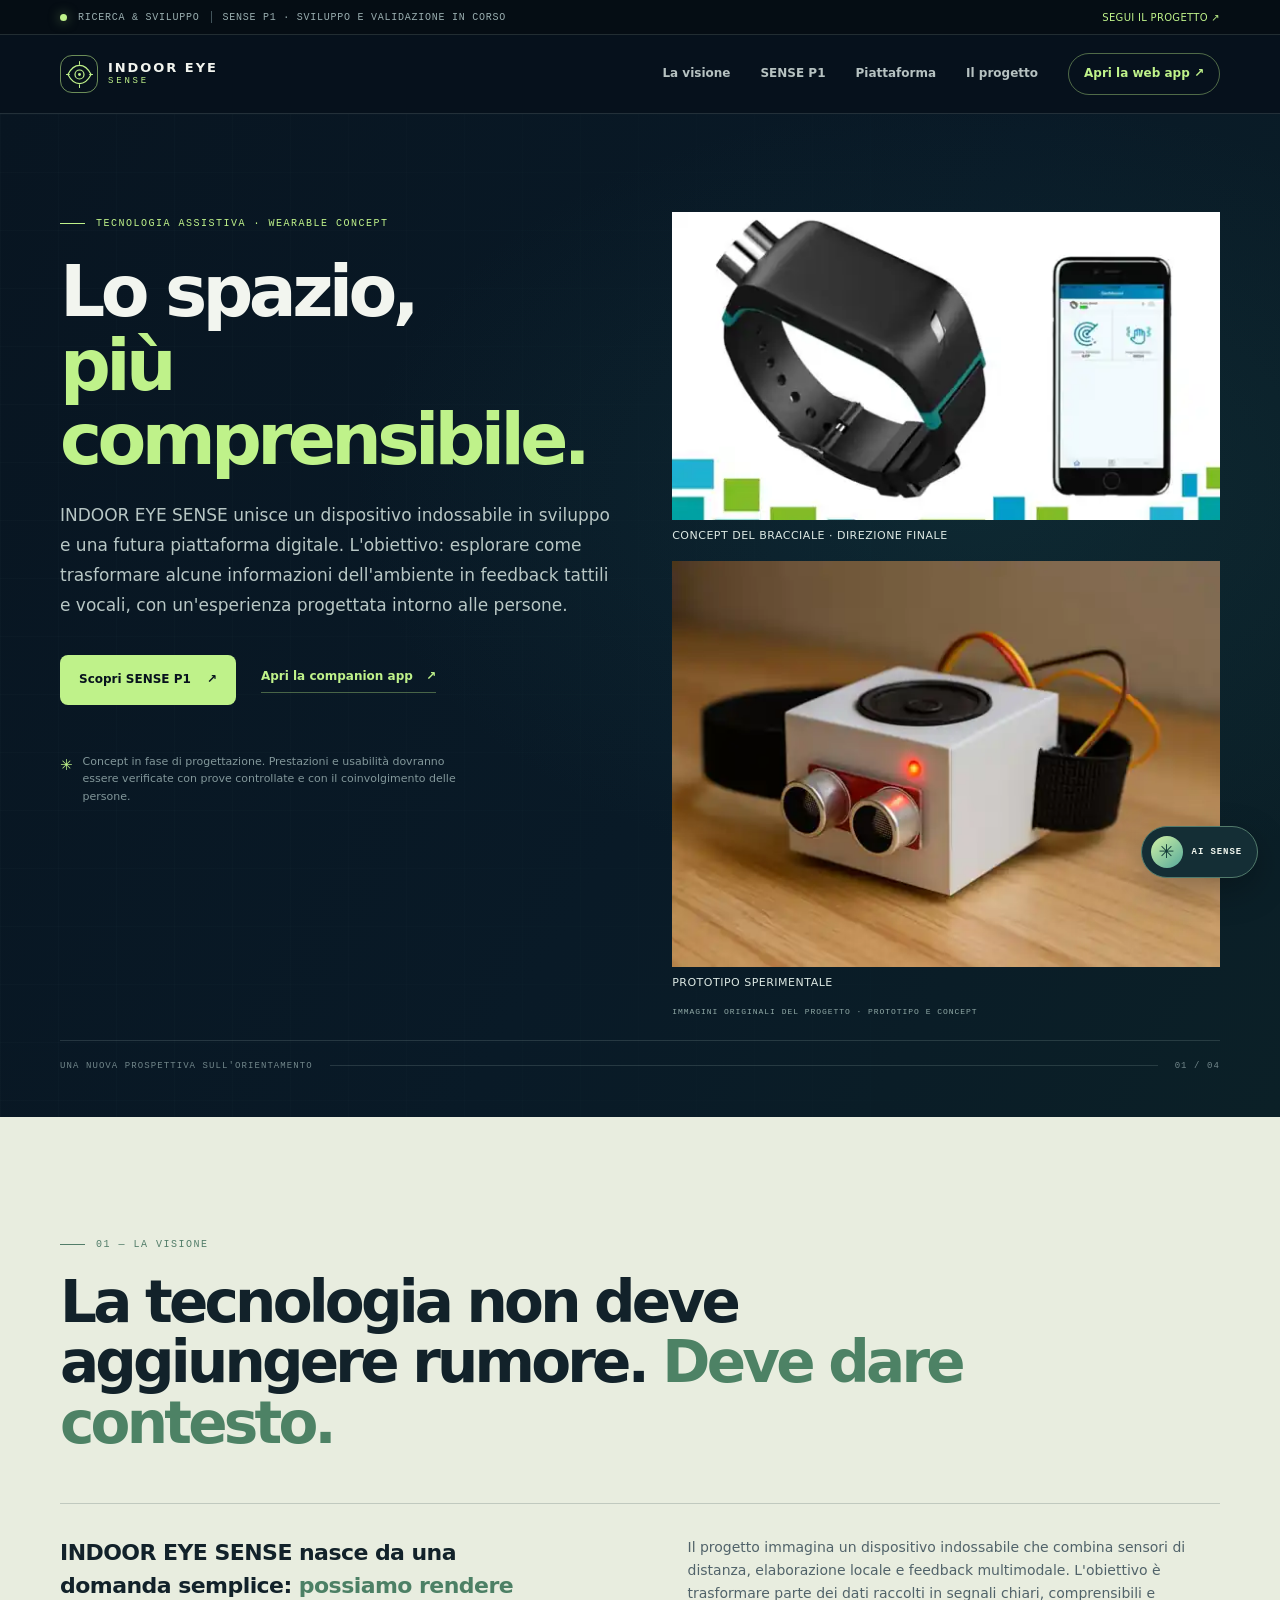
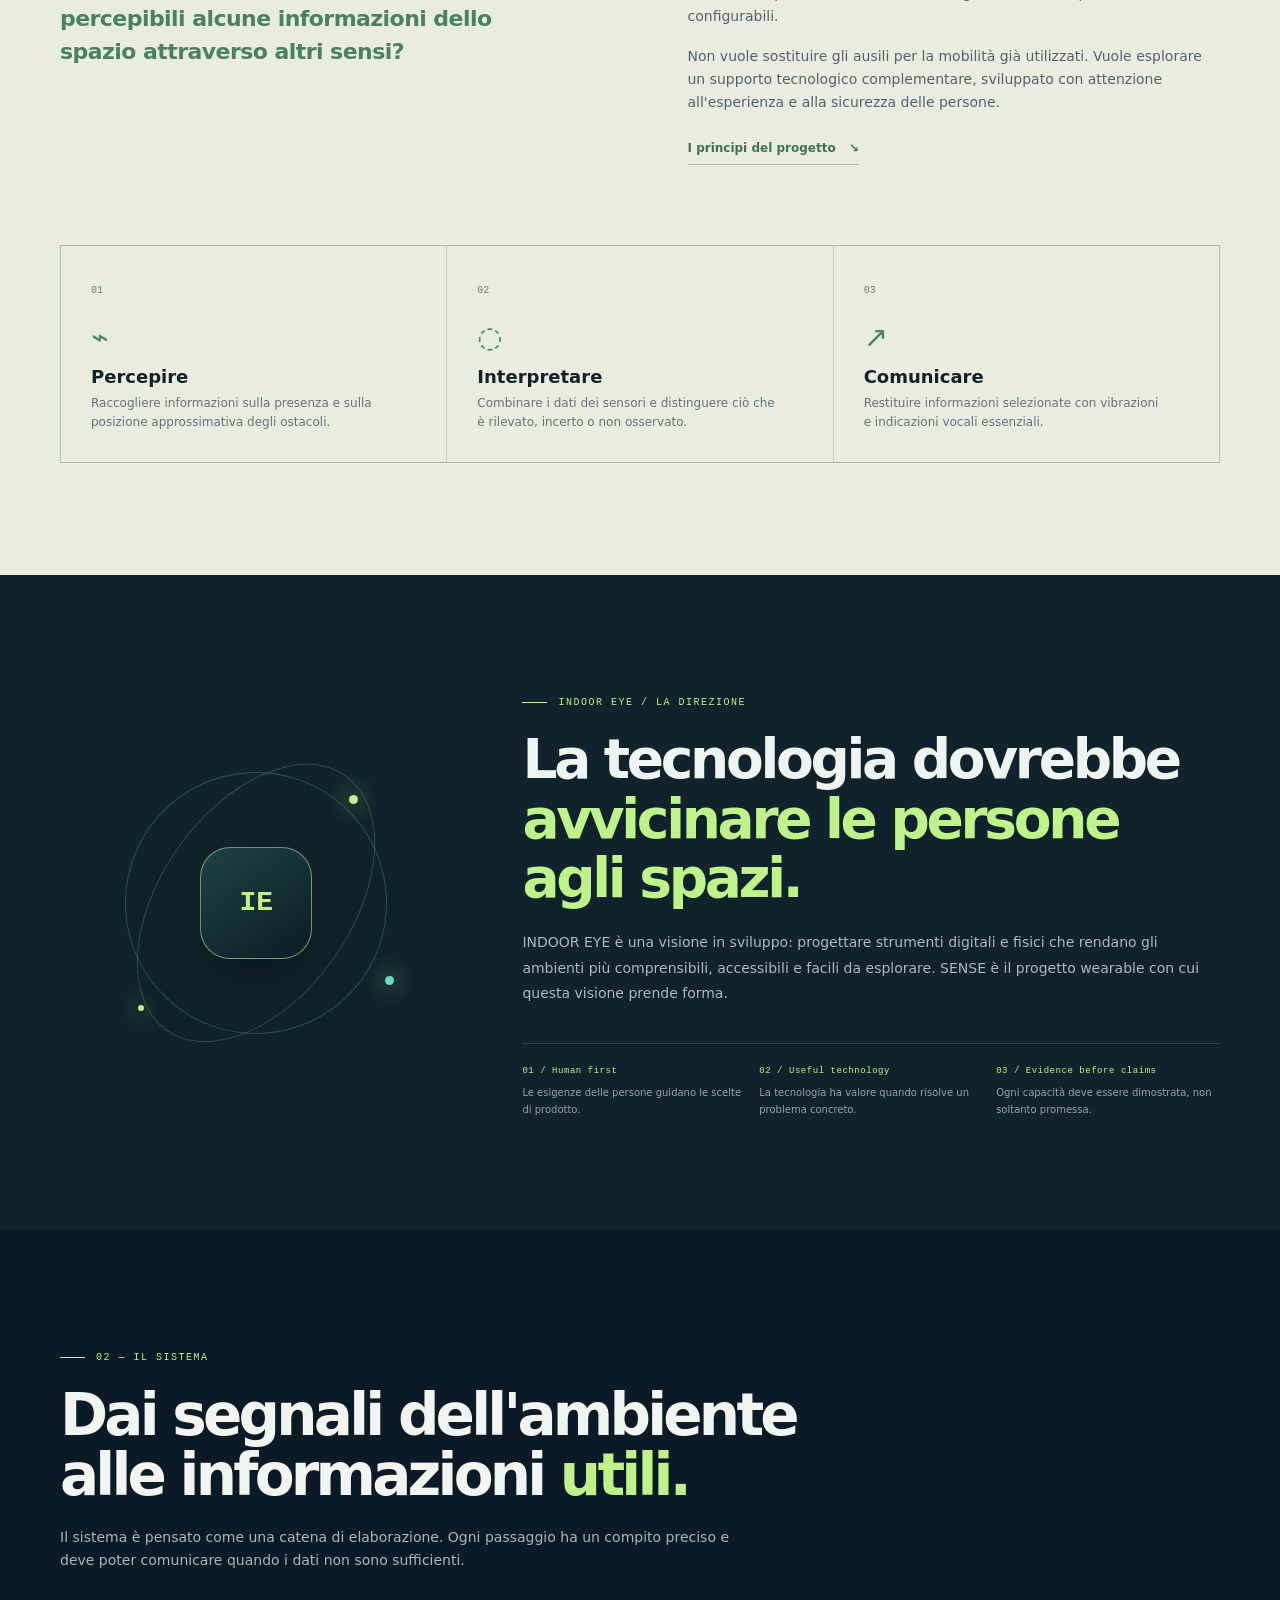
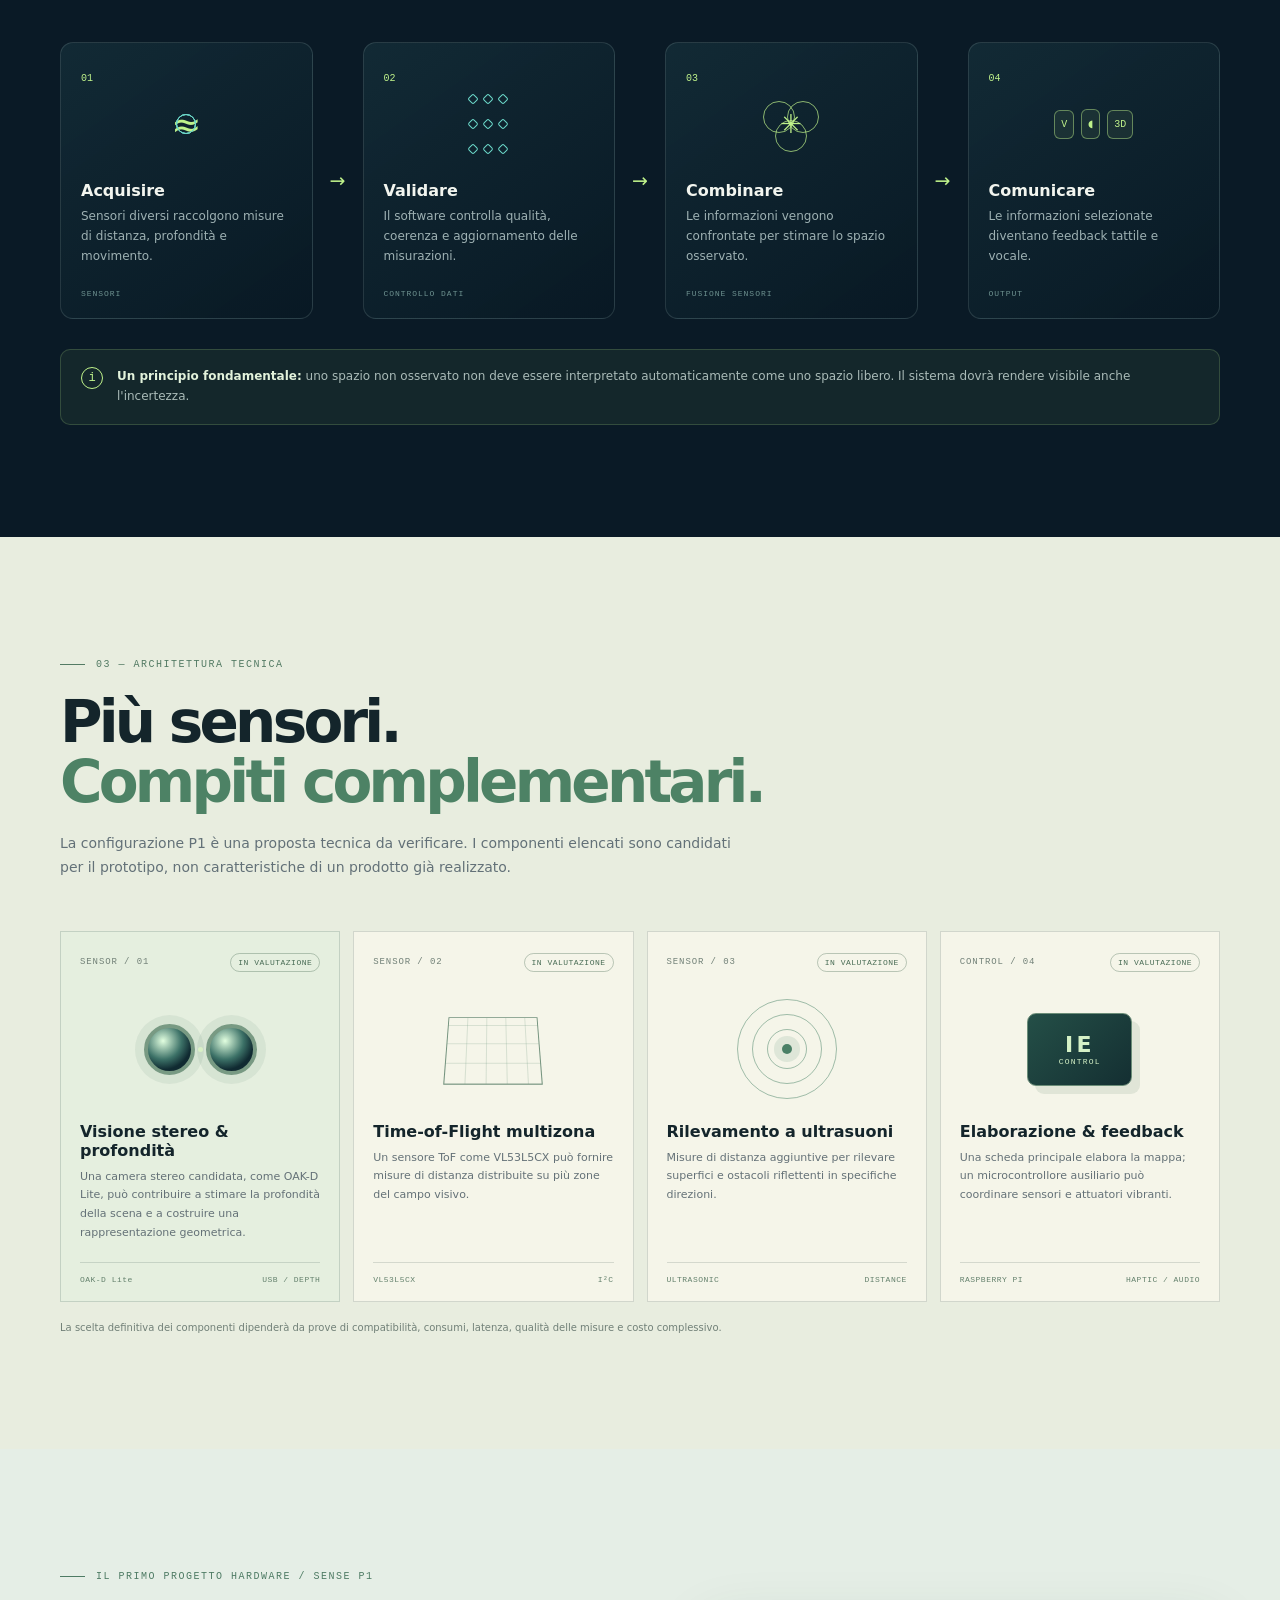
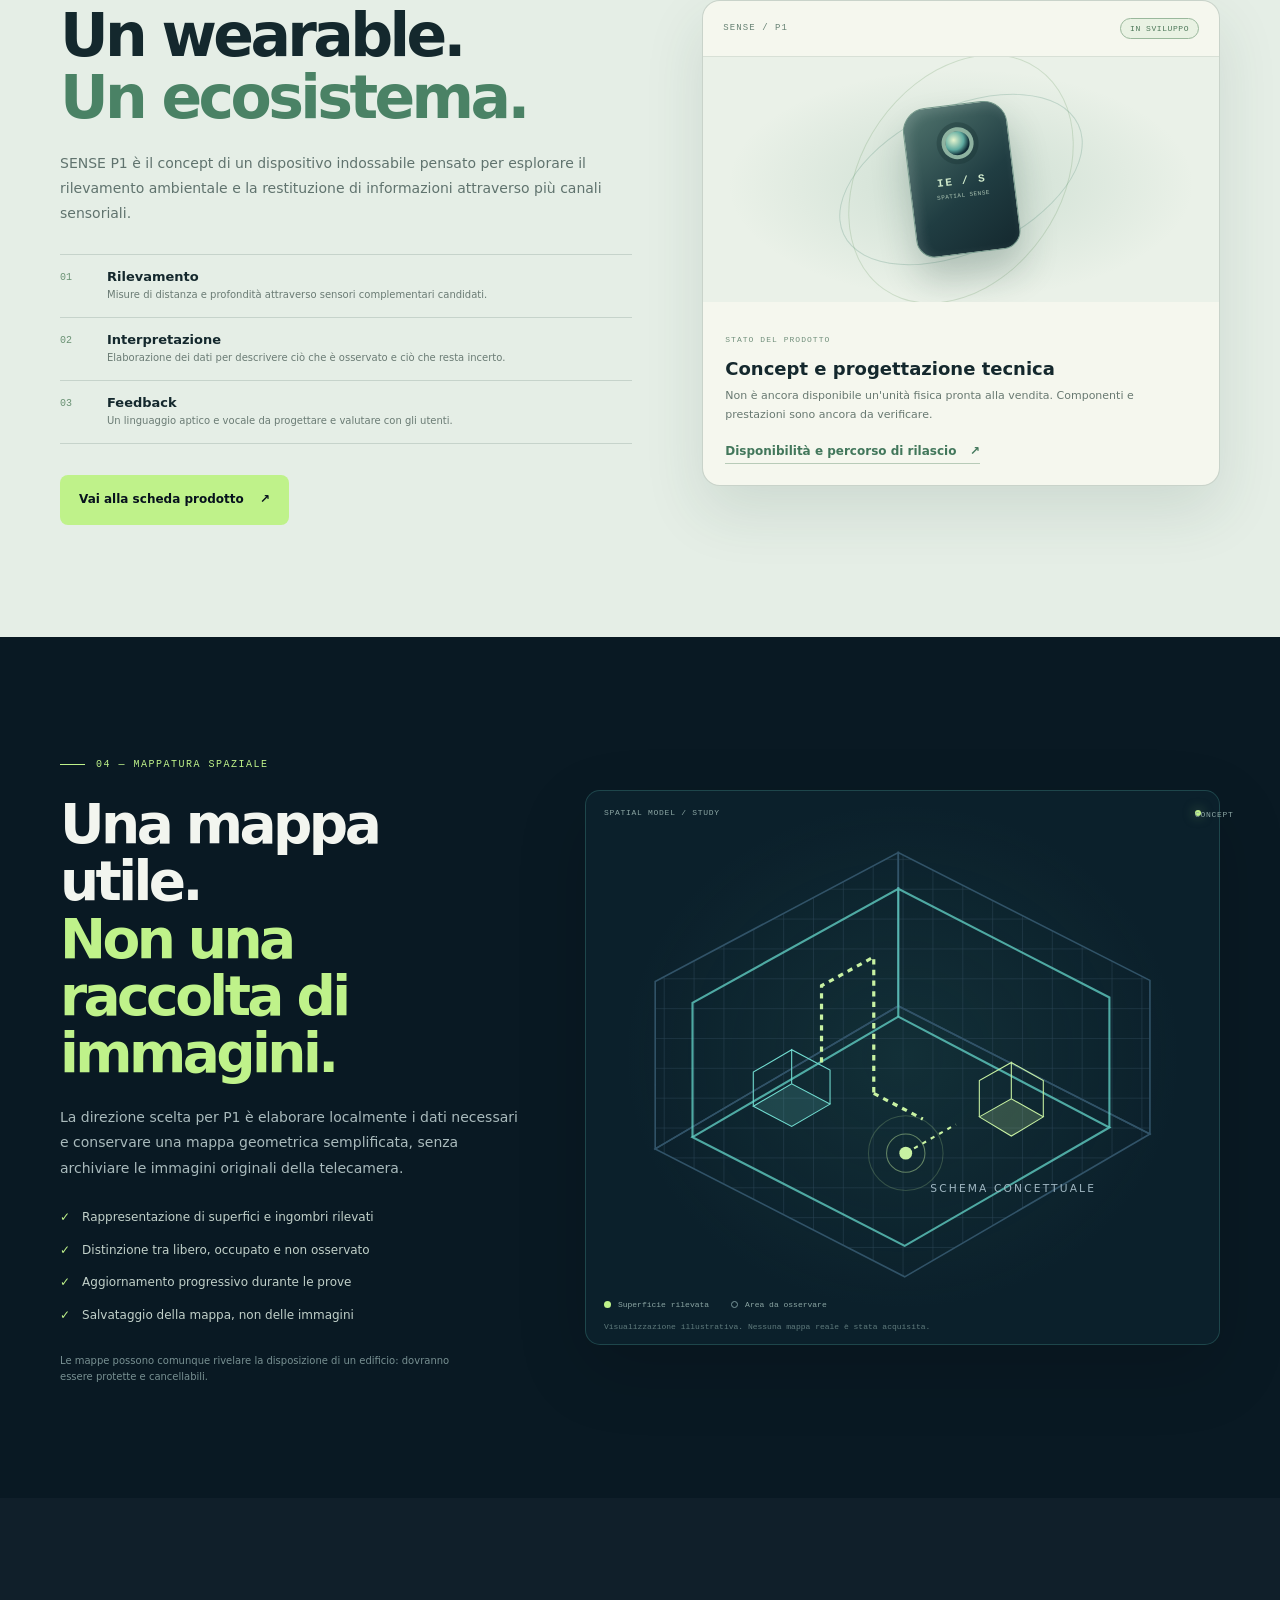
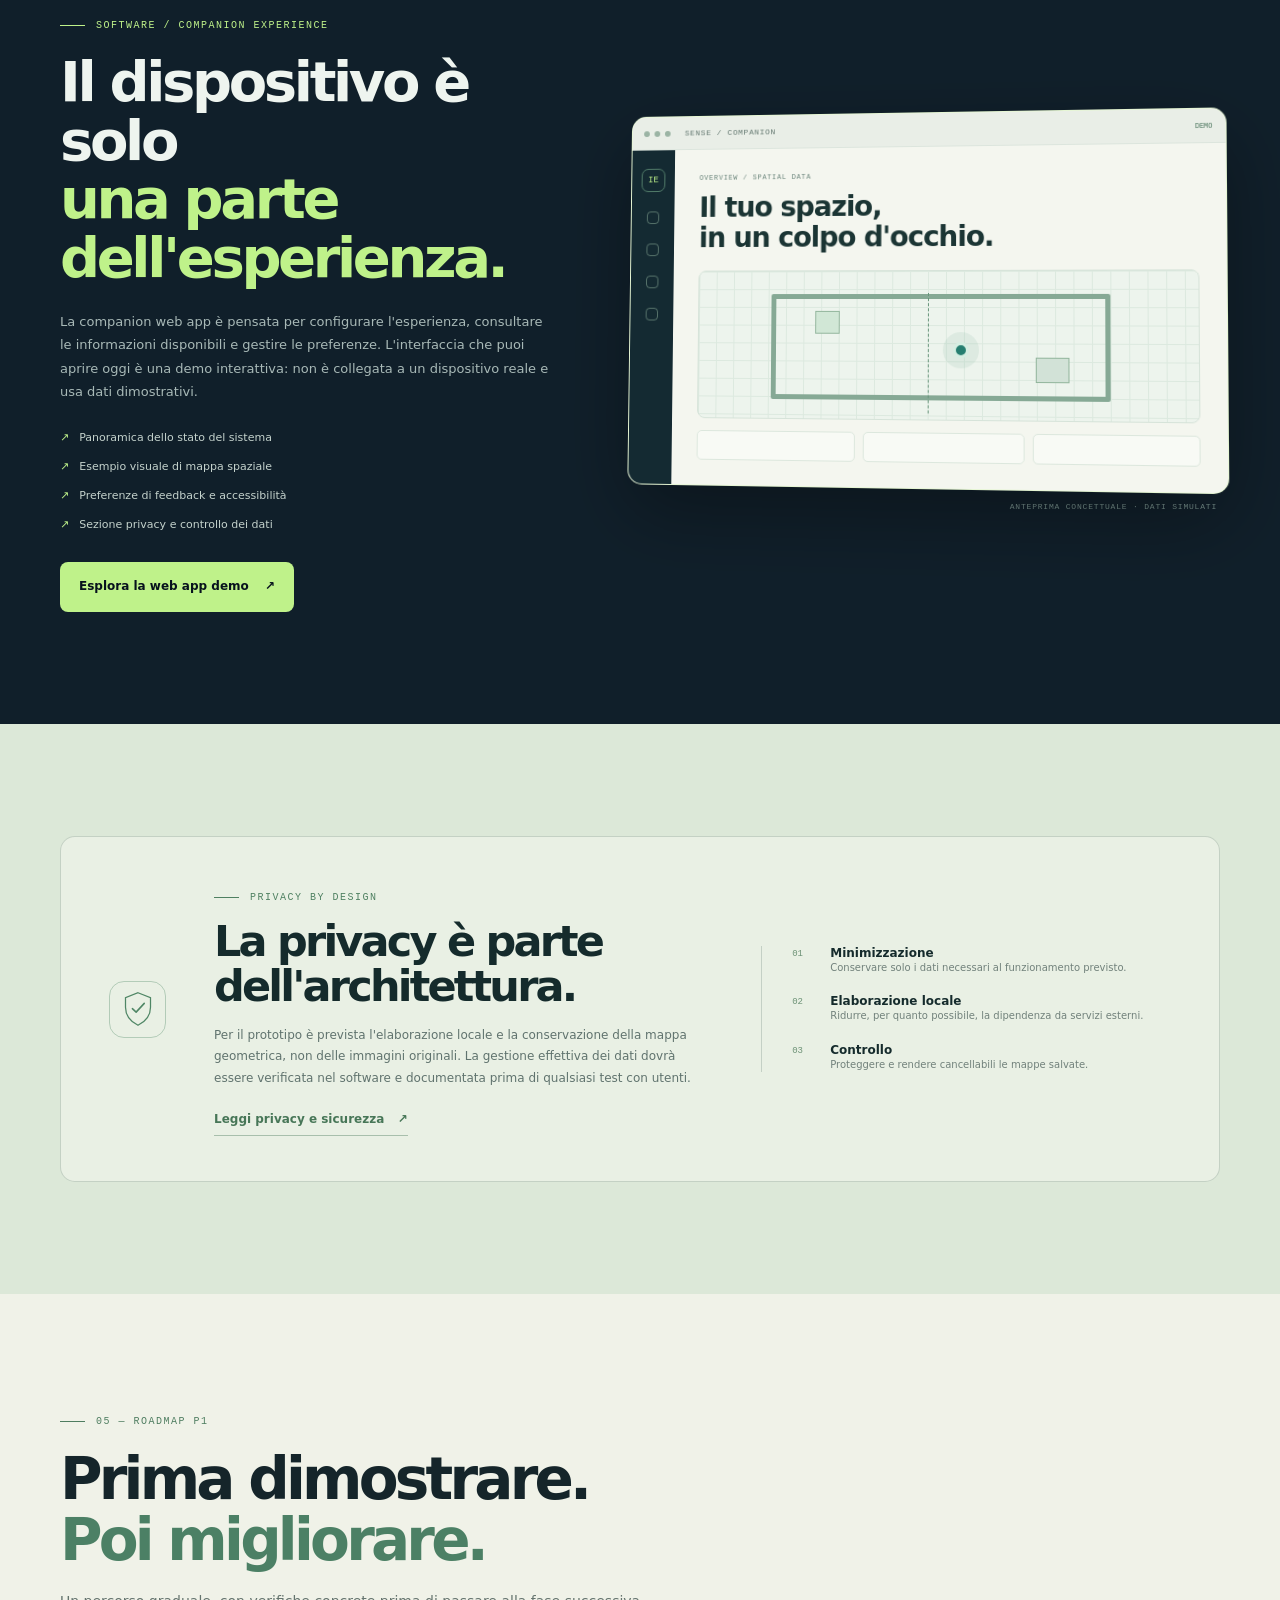
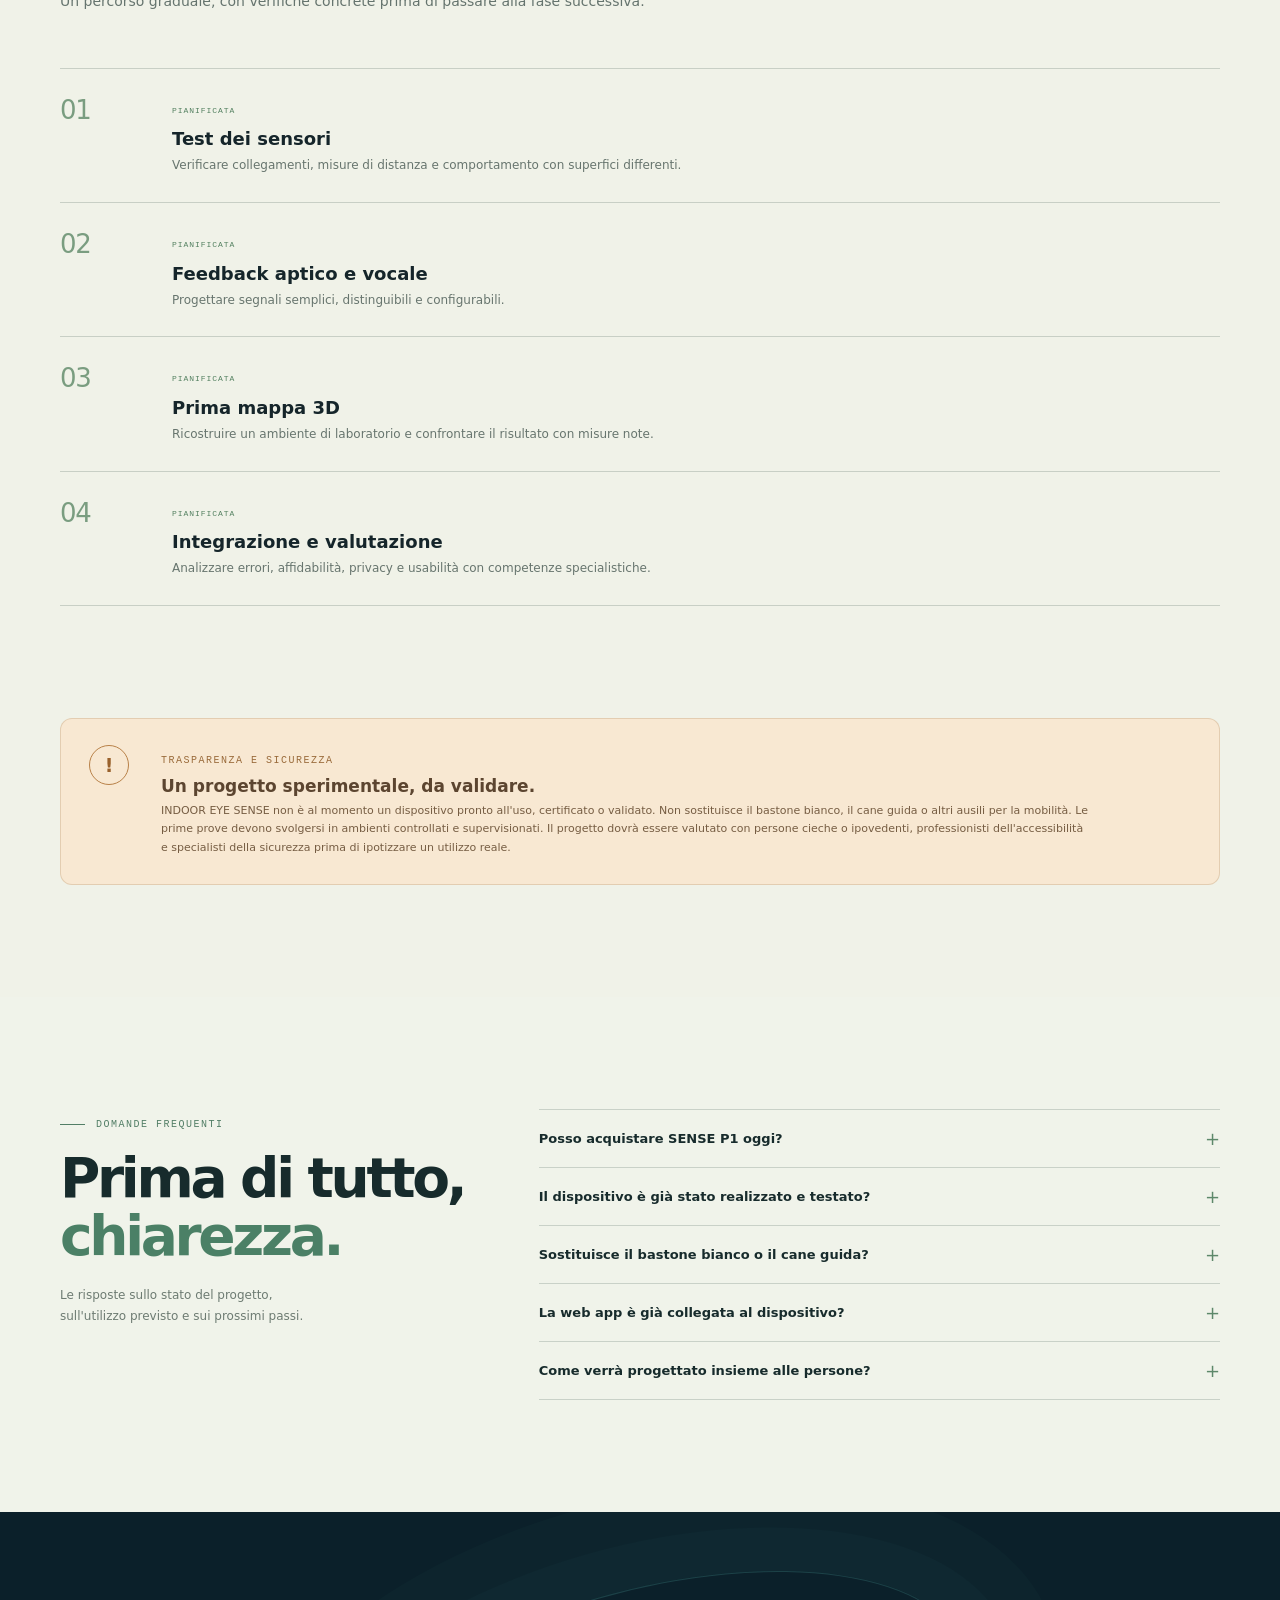
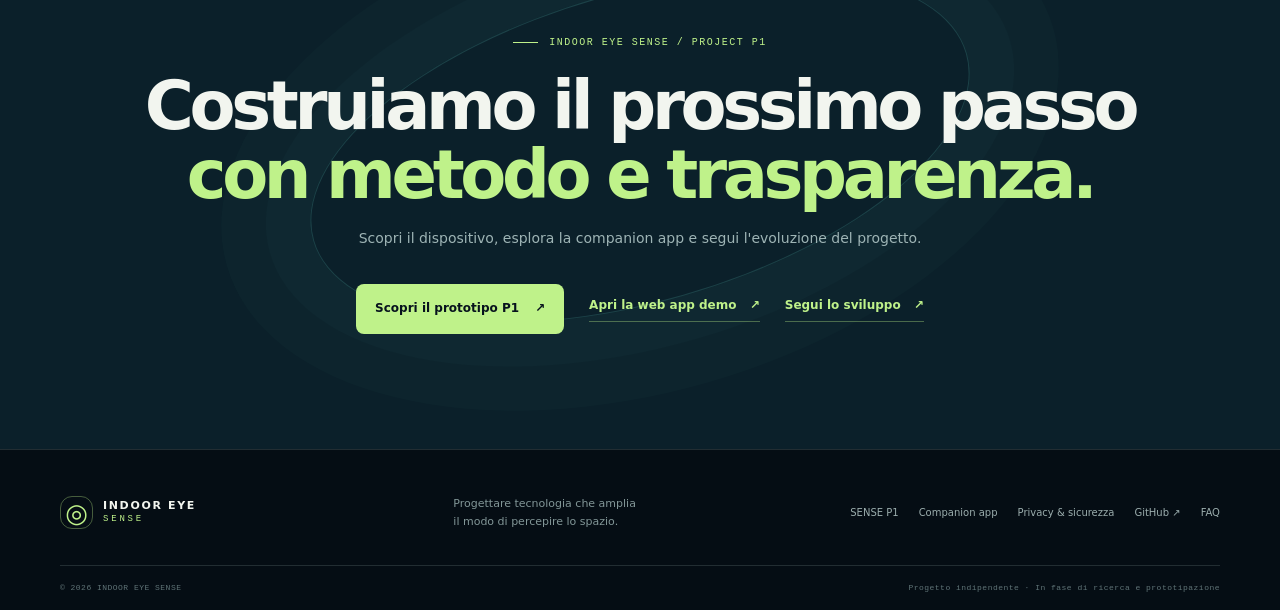
<file: index.html>
<!doctype html>
<html lang="it">
<head>
  <meta charset="utf-8">
  <meta name="viewport" content="width=device-width, initial-scale=1">
  <meta name="theme-color" content="#07121d">
  <meta name="description" content="INDOOR EYE SENSE: concept di tecnologia assistiva indossabile, companion web app e progetto hardware-software in sviluppo. Scopri SENSE P1, la visione e lo stato del prototipo.">
  <meta name="author" content="INDOOR EYE SENSE">
  <meta name="robots" content="index, follow">
  <link rel="canonical" href="https://youssef673.github.io/indoor-eye-sense/">
  <link rel="icon" type="image/svg+xml" href="assets/favicon.svg">
  <link rel="stylesheet" href="assets/css/site.css">
  <meta property="og:type" content="website">
  <meta property="og:title" content="INDOOR EYE SENSE — Tecnologia per comprendere lo spazio">
  <meta property="og:description" content="Scopri SENSE P1, il concept wearable, la companion app e la visione INDOOR EYE. Progetto in fase di ricerca e prototipazione.">
  <meta property="og:url" content="https://youssef673.github.io/indoor-eye-sense/">
  <title>INDOOR EYE SENSE — Wearable e companion app</title>
</head>
<body>
  <a class="skip-link" href="#contenuto">Vai al contenuto</a>

  <div class="topline">
    <div class="container topline__inner">
      <span class="status-dot" aria-hidden="true"></span>
      <span>RICERCA &amp; SVILUPPO</span>
      <span class="topline__divider" aria-hidden="true"></span>
      <span>SENSE P1 · sviluppo e validazione in corso</span>
      <a href="https://github.com/youssef673/indoor-eye-sense" target="_blank" rel="noopener noreferrer">Segui il progetto <span aria-hidden="true">↗</span></a>
    </div>
  </div>

  <header class="site-header" id="inizio">
    <div class="container nav-wrap">
      <a class="brand" href="#inizio" aria-label="INDOOR EYE SENSE, pagina iniziale">
        <span class="brand__symbol" aria-hidden="true">
          <svg viewBox="0 0 40 40" fill="none"><path d="M4 20C8.3 11.7 13.7 7.5 20 7.5S31.7 11.7 36 20C31.7 28.3 26.3 32.5 20 32.5S8.3 28.3 4 20Z" stroke="currentColor" stroke-width="1.7"/><circle cx="20" cy="20" r="6.2" stroke="currentColor" stroke-width="1.7"/><circle cx="20" cy="20" r="2" fill="currentColor"/><path d="M20 2v4M20 34v4M2 20h4M34 20h4" stroke="currentColor" stroke-width="1.4" stroke-linecap="round"/></svg>
        </span>
        <span class="brand__text">INDOOR EYE<span>SENSE</span></span>
      </a>

      <button class="nav-toggle" type="button" aria-expanded="false" aria-controls="primary-nav" aria-label="Apri il menu">
        <span></span><span></span>
      </button>

      <nav class="primary-nav" id="primary-nav" aria-label="Navigazione principale">
        <a href="#visione">La visione</a>
        <a href="product.html">SENSE P1</a>
        <a href="#piattaforma">Piattaforma</a>
        <a href="#azienda">Il progetto</a>
        <a class="nav-cta" href="app/">Apri la web app <span aria-hidden="true">↗</span></a>
      </nav>
    </div>
  </header>

  <main id="contenuto">
    <section class="hero">
      <div class="hero-grid container">
        <div class="hero-copy">
          <p class="eyebrow"><span class="eyebrow-line"></span> TECNOLOGIA ASSISTIVA · WEARABLE CONCEPT</p>
          <h1>Lo spazio,<br><em>più comprensibile.</em></h1>
          <p class="hero-lead">INDOOR EYE SENSE unisce un dispositivo indossabile in sviluppo e una futura piattaforma digitale. L'obiettivo: esplorare come trasformare alcune informazioni dell'ambiente in feedback tattili e vocali, con un'esperienza progettata intorno alle persone.</p>
          <div class="hero-actions">
            <a class="button button--light" href="product.html">Scopri SENSE P1 <span aria-hidden="true">↗</span></a>
            <a class="text-link" href="app/">Apri la companion app <span aria-hidden="true">↗</span></a>
          </div>
          <div class="hero-note">
            <span class="hero-note__icon" aria-hidden="true">✳</span>
            <span>Concept in fase di progettazione. Prestazioni e usabilità dovranno essere verificate con prove controllate e con il coinvolgimento delle persone.</span>
          </div>
        </div>

        <div class="hero-art hero-art--photo"><figure class="hero-photo-main"><img src="assets/images/sense-bracelet.webp" alt="Concept del bracciale SENSE nero con dettagli turchesi e smartphone"><figcaption>CONCEPT DEL BRACCIALE · DIREZIONE FINALE</figcaption></figure><figure class="hero-photo-inset"><img src="assets/images/sense-prototype.webp" alt="Fotografia del prototipo sperimentale SENSE con due sensori ultrasonici"><figcaption>PROTOTIPO SPERIMENTALE</figcaption></figure><p class="hero-photo-note">IMMAGINI ORIGINALI DEL PROGETTO · PROTOTIPO E CONCEPT</p></div>
      </div>
      <div class="hero-bottom container">
        <span>UNA NUOVA PROSPETTIVA SULL'ORIENTAMENTO</span>
        <span class="hero-bottom__line"></span>
        <span>01 / 04</span>
      </div>
    </section>

    <section class="intro section-pad" id="visione">
      <div class="container">
        <div class="section-heading">
          <p class="eyebrow"><span class="eyebrow-line"></span> 01 — LA VISIONE</p>
          <h2>La tecnologia non deve<br>aggiungere rumore. <em>Deve dare contesto.</em></h2>
        </div>
        <div class="intro-grid">
          <p class="intro-statement">INDOOR EYE SENSE nasce da una domanda semplice: <strong>possiamo rendere percepibili alcune informazioni dello spazio attraverso altri sensi?</strong></p>
          <div class="intro-copy">
            <p>Il progetto immagina un dispositivo indossabile che combina sensori di distanza, elaborazione locale e feedback multimodale. L'obiettivo è trasformare parte dei dati raccolti in segnali chiari, comprensibili e configurabili.</p>
            <p>Non vuole sostituire gli ausili per la mobilità già utilizzati. Vuole esplorare un supporto tecnologico complementare, sviluppato con attenzione all'esperienza e alla sicurezza delle persone.</p>
            <a class="inline-link" href="#principi">I principi del progetto <span aria-hidden="true">↘</span></a>
          </div>
        </div>

        <div class="principles" id="principi">
          <article class="principle">
            <span class="principle__number">01</span>
            <div class="principle__icon" aria-hidden="true">⌁</div>
            <h3>Percepire</h3>
            <p>Raccogliere informazioni sulla presenza e sulla posizione approssimativa degli ostacoli.</p>
          </article>
          <article class="principle">
            <span class="principle__number">02</span>
            <div class="principle__icon" aria-hidden="true">◌</div>
            <h3>Interpretare</h3>
            <p>Combinare i dati dei sensori e distinguere ciò che è rilevato, incerto o non osservato.</p>
          </article>
          <article class="principle">
            <span class="principle__number">03</span>
            <div class="principle__icon" aria-hidden="true">↗</div>
            <h3>Comunicare</h3>
            <p>Restituire informazioni selezionate con vibrazioni e indicazioni vocali essenziali.</p>
          </article>
        </div>
      </div>
    </section>

    
    <section class="company section-pad" id="azienda">
      <div class="container company-grid">
        <div class="company-mark" aria-hidden="true"><span>IE</span><i></i><i></i><i></i></div>
        <div class="company-copy">
          <p class="eyebrow"><span class="eyebrow-line"></span> INDOOR EYE / LA DIREZIONE</p>
          <h2>La tecnologia dovrebbe<br><em>avvicinare le persone agli spazi.</em></h2>
          <p>INDOOR EYE è una visione in sviluppo: progettare strumenti digitali e fisici che rendano gli ambienti più comprensibili, accessibili e facili da esplorare. SENSE è il progetto wearable con cui questa visione prende forma.</p>
          <div class="company-values">
            <div><b>01 / Human first</b><span>Le esigenze delle persone guidano le scelte di prodotto.</span></div>
            <div><b>02 / Useful technology</b><span>La tecnologia ha valore quando risolve un problema concreto.</span></div>
            <div><b>03 / Evidence before claims</b><span>Ogni capacità deve essere dimostrata, non soltanto promessa.</span></div>
          </div>
        </div>
      </div>
    </section>
<section class="how section-pad" id="come-funziona">
      <div class="container">
        <div class="section-heading section-heading--wide">
          <p class="eyebrow"><span class="eyebrow-line"></span> 02 — IL SISTEMA</p>
          <h2>Dai segnali dell'ambiente<br>alle informazioni <em>utili.</em></h2>
          <p class="section-lead">Il sistema è pensato come una catena di elaborazione. Ogni passaggio ha un compito preciso e deve poter comunicare quando i dati non sono sufficienti.</p>
        </div>

        <div class="process">
          <article class="process-step">
            <span class="process-step__index">01</span>
            <div class="process-step__visual process-step__visual--waves" aria-hidden="true"><i></i><i></i><i></i><b>≈</b></div>
            <h3>Acquisire</h3>
            <p>Sensori diversi raccolgono misure di distanza, profondità e movimento.</p>
            <span class="process-step__meta">SENSORI</span>
          </article>
          <div class="process-arrow" aria-hidden="true">→</div>
          <article class="process-step">
            <span class="process-step__index">02</span>
            <div class="process-step__visual process-step__visual--filter" aria-hidden="true"><b></b><b></b><b></b><b></b><b></b><b></b><b></b><b></b><b></b></div>
            <h3>Validare</h3>
            <p>Il software controlla qualità, coerenza e aggiornamento delle misurazioni.</p>
            <span class="process-step__meta">CONTROLLO DATI</span>
          </article>
          <div class="process-arrow" aria-hidden="true">→</div>
          <article class="process-step">
            <span class="process-step__index">03</span>
            <div class="process-step__visual process-step__visual--fusion" aria-hidden="true"><i></i><i></i><i></i><b>✳</b></div>
            <h3>Combinare</h3>
            <p>Le informazioni vengono confrontate per stimare lo spazio osservato.</p>
            <span class="process-step__meta">FUSIONE SENSORI</span>
          </article>
          <div class="process-arrow" aria-hidden="true">→</div>
          <article class="process-step">
            <span class="process-step__index">04</span>
            <div class="process-step__visual process-step__visual--output" aria-hidden="true"><span>V</span><span>◖</span><span>3D</span></div>
            <h3>Comunicare</h3>
            <p>Le informazioni selezionate diventano feedback tattile e vocale.</p>
            <span class="process-step__meta">OUTPUT</span>
          </article>
        </div>

        <div class="system-note">
          <span class="system-note__mark" aria-hidden="true">i</span>
          <p><strong>Un principio fondamentale:</strong> uno spazio non osservato non deve essere interpretato automaticamente come uno spazio libero. Il sistema dovrà rendere visibile anche l'incertezza.</p>
        </div>
      </div>
    </section>

    <section class="technology section-pad" id="tecnologia">
      <div class="container">
        <div class="section-heading">
          <p class="eyebrow"><span class="eyebrow-line"></span> 03 — ARCHITETTURA TECNICA</p>
          <h2>Più sensori.<br><em>Compiti complementari.</em></h2>
          <p class="section-lead">La configurazione P1 è una proposta tecnica da verificare. I componenti elencati sono candidati per il prototipo, non caratteristiche di un prodotto già realizzato.</p>
        </div>

        <div class="tech-grid">
          <article class="tech-card tech-card--featured">
            <div class="tech-card__top"><span class="tech-card__id">SENSOR / 01</span><span class="tag">IN VALUTAZIONE</span></div>
            <div class="tech-illustration tech-illustration--stereo" aria-hidden="true"><span></span><span></span><i></i></div>
            <h3>Visione stereo &amp; profondità</h3>
            <p>Una camera stereo candidata, come OAK-D Lite, può contribuire a stimare la profondità della scena e a costruire una rappresentazione geometrica.</p>
            <div class="tech-card__foot"><span>OAK-D Lite</span><span>USB / DEPTH</span></div>
          </article>
          <article class="tech-card">
            <div class="tech-card__top"><span class="tech-card__id">SENSOR / 02</span><span class="tag">IN VALUTAZIONE</span></div>
            <div class="tech-illustration tech-illustration--tof" aria-hidden="true"><div class="tof-grid"></div></div>
            <h3>Time-of-Flight multizona</h3>
            <p>Un sensore ToF come VL53L5CX può fornire misure di distanza distribuite su più zone del campo visivo.</p>
            <div class="tech-card__foot"><span>VL53L5CX</span><span>I²C</span></div>
          </article>
          <article class="tech-card">
            <div class="tech-card__top"><span class="tech-card__id">SENSOR / 03</span><span class="tag">IN VALUTAZIONE</span></div>
            <div class="tech-illustration tech-illustration--sonar" aria-hidden="true"><div class="sonar-dot"></div><i></i><i></i><i></i></div>
            <h3>Rilevamento a ultrasuoni</h3>
            <p>Misure di distanza aggiuntive per rilevare superfici e ostacoli riflettenti in specifiche direzioni.</p>
            <div class="tech-card__foot"><span>ULTRASONIC</span><span>DISTANCE</span></div>
          </article>
          <article class="tech-card">
            <div class="tech-card__top"><span class="tech-card__id">CONTROL / 04</span><span class="tag">IN VALUTAZIONE</span></div>
            <div class="tech-illustration tech-illustration--board" aria-hidden="true"><div><b>IE</b><small>CONTROL</small></div></div>
            <h3>Elaborazione &amp; feedback</h3>
            <p>Una scheda principale elabora la mappa; un microcontrollore ausiliario può coordinare sensori e attuatori vibranti.</p>
            <div class="tech-card__foot"><span>RASPBERRY PI</span><span>HAPTIC / AUDIO</span></div>
          </article>
        </div>
        <p class="small-note">La scelta definitiva dei componenti dipenderà da prove di compatibilità, consumi, latenza, qualità delle misure e costo complessivo.</p>
      </div>
    </section>

    
    <section class="product-showcase section-pad" id="dispositivo">
      <div class="container product-showcase__grid">
        <div class="product-showcase__copy">
          <p class="eyebrow"><span class="eyebrow-line"></span> IL PRIMO PROGETTO HARDWARE / SENSE P1</p>
          <h2>Un wearable.<br><em>Un ecosistema.</em></h2>
          <p class="section-lead">SENSE P1 è il concept di un dispositivo indossabile pensato per esplorare il rilevamento ambientale e la restituzione di informazioni attraverso più canali sensoriali.</p>
          <div class="product-features">
            <div><span>01</span><div><b>Rilevamento</b><small>Misure di distanza e profondità attraverso sensori complementari candidati.</small></div></div>
            <div><span>02</span><div><b>Interpretazione</b><small>Elaborazione dei dati per descrivere ciò che è osservato e ciò che resta incerto.</small></div></div>
            <div><span>03</span><div><b>Feedback</b><small>Un linguaggio aptico e vocale da progettare e valutare con gli utenti.</small></div></div>
          </div>
          <a class="button button--light" href="product.html">Vai alla scheda prodotto <span aria-hidden="true">↗</span></a>
        </div>
        <aside class="product-status-card">
          <div class="product-status-card__head"><span>SENSE / P1</span><span class="status-pill">IN SVILUPPO</span></div>
          <div class="product-status-card__visual" aria-hidden="true"><div class="mini-device"><i></i><b>IE / S</b><span>SPATIAL SENSE</span></div><div class="mini-orbit mini-orbit--a"></div><div class="mini-orbit mini-orbit--b"></div></div>
          <div class="product-status-card__body"><small>STATO DEL PRODOTTO</small><h3>Concept e progettazione tecnica</h3><p>Non è ancora disponibile un'unità fisica pronta alla vendita. Componenti e prestazioni sono ancora da verificare.</p><a class="inline-link" href="product.html#disponibilita">Disponibilità e percorso di rilascio <span aria-hidden="true">↗</span></a></div>
        </aside>
      </div>
    </section>
<section class="mapping section-pad">
      <div class="container mapping-grid">
        <div class="mapping-copy">
          <p class="eyebrow"><span class="eyebrow-line"></span> 04 — MAPPATURA SPAZIALE</p>
          <h2>Una mappa utile.<br><em>Non una raccolta di immagini.</em></h2>
          <p>La direzione scelta per P1 è elaborare localmente i dati necessari e conservare una mappa geometrica semplificata, senza archiviare le immagini originali della telecamera.</p>
          <ul class="check-list">
            <li><span>✓</span> Rappresentazione di superfici e ingombri rilevati</li>
            <li><span>✓</span> Distinzione tra libero, occupato e non osservato</li>
            <li><span>✓</span> Aggiornamento progressivo durante le prove</li>
            <li><span>✓</span> Salvataggio della mappa, non delle immagini</li>
          </ul>
          <p class="small-note">Le mappe possono comunque rivelare la disposizione di un edificio: dovranno essere protette e cancellabili.</p>
        </div>
        <div class="mapping-visual">
          <div class="mapping-visual__header"><span>SPATIAL MODEL / STUDY</span><span class="live-dot">CONCEPT</span></div>
          <svg class="map-svg" viewBox="0 0 560 430" role="img" aria-labelledby="map-title map-desc">
            <title id="map-title">Esempio concettuale di mappa spaziale</title>
            <desc id="map-desc">Una griglia tridimensionale stilizzata mostra pareti, un'apertura e punti di rilevamento. Non rappresenta una misurazione reale.</desc>
            <defs><pattern id="grid" width="28" height="28" patternUnits="userSpaceOnUse"><path d="M28 0H0V28" fill="none" stroke="#294354" stroke-width="1"/></pattern><linearGradient id="wall" x1="0" y1="0" x2="1" y2="1"><stop stop-color="#b8f0bd" stop-opacity=".7"/><stop offset="1" stop-color="#5ccfc2" stop-opacity=".18"/></linearGradient></defs>
            <path d="M48 300 276 166 512 286 282 420Z" fill="url(#grid)" stroke="#315368" stroke-width="1.5"/>
            <path d="M48 300V143L276 22V166Z" fill="url(#grid)" stroke="#315368" stroke-width="1.5"/>
            <path d="M276 166V22L512 142V286Z" fill="url(#grid)" stroke="#315368" stroke-width="1.5"/>
            <path d="M83 289 276 176 474 280 282 391Z" fill="none" stroke="#64d6ca" stroke-width="2" opacity=".75"/>
            <path d="M83 289V163L276 56V176M276 176V56L474 158V280" fill="none" stroke="#64d6ca" stroke-width="2" opacity=".75"/>
            <path d="M204 219V147L253 120V248" fill="none" stroke="#c8f2a2" stroke-width="3" stroke-dasharray="5 5"/>
            <path d="M253 248 299 272" stroke="#c8f2a2" stroke-width="3" stroke-dasharray="5 5"/>
            <path d="M140 260 176 239 212 258 176 279Z" fill="#71dcd0" fill-opacity=".16" stroke="#71dcd0"/>
            <path d="M140 260V228L176 207V239M176 239V207L212 226V258" fill="none" stroke="#71dcd0"/>
            <path d="M352 270 382 253 412 270 382 288Z" fill="#c8f2a2" fill-opacity=".2" stroke="#c8f2a2"/>
            <path d="M352 270V236L382 219V253M382 253V219L412 236V270" fill="none" stroke="#c8f2a2"/>
            <circle cx="283" cy="304" r="6" fill="#c8f2a2"/><circle cx="283" cy="304" r="18" fill="none" stroke="#c8f2a2" stroke-opacity=".45"/><circle cx="283" cy="304" r="35" fill="none" stroke="#c8f2a2" stroke-opacity=".2"/>
            <path d="M283 304 330 277" stroke="#c8f2a2" stroke-width="2" stroke-dasharray="4 5"/>
            <text x="306" y="340" fill="#9fb6c1" font-size="10" letter-spacing="2">SCHEMA CONCETTUALE</text>
          </svg>
          <div class="mapping-visual__legend"><span><i class="legend-dot legend-dot--known"></i> Superficie rilevata</span><span><i class="legend-dot legend-dot--unknown"></i> Area da osservare</span></div>
          <p class="mapping-visual__disclaimer">Visualizzazione illustrativa. Nessuna mappa reale è stata acquisita.</p>
        </div>
      </div>
    </section>

    
    <section class="platform section-pad" id="piattaforma">
      <div class="container platform-grid">
        <div class="platform-copy">
          <p class="eyebrow"><span class="eyebrow-line"></span> SOFTWARE / COMPANION EXPERIENCE</p>
          <h2>Il dispositivo è solo<br><em>una parte dell'esperienza.</em></h2>
          <p>La companion web app è pensata per configurare l'esperienza, consultare le informazioni disponibili e gestire le preferenze. L'interfaccia che puoi aprire oggi è una demo interattiva: non è collegata a un dispositivo reale e usa dati dimostrativi.</p>
          <ul class="platform-list">
            <li><span>↗</span> Panoramica dello stato del sistema</li>
            <li><span>↗</span> Esempio visuale di mappa spaziale</li>
            <li><span>↗</span> Preferenze di feedback e accessibilità</li>
            <li><span>↗</span> Sezione privacy e controllo dei dati</li>
          </ul>
          <a class="button button--light" href="app/">Esplora la web app demo <span aria-hidden="true">↗</span></a>
        </div>
        <div class="platform-preview" role="img" aria-label="Anteprima illustrativa della companion web app">
          <div class="platform-window">
            <div class="platform-window__bar"><span></span><span></span><span></span><b>SENSE / COMPANION</b><small>DEMO</small></div>
            <div class="platform-window__content">
              <div class="platform-window__side"><b>IE</b><i></i><i></i><i></i><i></i></div>
              <div class="platform-window__main"><small>OVERVIEW / SPATIAL DATA</small><strong>Il tuo spazio,<br>in un colpo d'occhio.</strong><div class="preview-map"><span></span><i></i><i></i><b></b></div><div class="preview-cards"><i></i><i></i><i></i></div></div>
            </div>
          </div>
          <p class="platform-caption">ANTEPRIMA CONCETTUALE · DATI SIMULATI</p>
        </div>
      </div>
    </section>
<section class="privacy section-pad">
      <div class="container privacy-panel">
        <div class="privacy-icon" aria-hidden="true">
          <svg viewBox="0 0 64 64" fill="none"><path d="M32 6 52 14V29C52 42 43.8 52 32 58 20.2 52 12 42 12 29V14L32 6Z" stroke="currentColor" stroke-width="2"/><path d="M23 31.5 29 37 42 23" stroke="currentColor" stroke-width="2.5" stroke-linecap="round" stroke-linejoin="round"/></svg>
        </div>
        <div>
          <p class="eyebrow"><span class="eyebrow-line"></span> PRIVACY BY DESIGN</p>
          <h2>La privacy è parte<br>dell'architettura.</h2>
          <p>Per il prototipo è prevista l'elaborazione locale e la conservazione della mappa geometrica, non delle immagini originali. La gestione effettiva dei dati dovrà essere verificata nel software e documentata prima di qualsiasi test con utenti.</p>
          <a class="inline-link" href="privacy.html">Leggi privacy e sicurezza <span aria-hidden="true">↗</span></a>
        </div>
        <div class="privacy-points">
          <div><span>01</span><b>Minimizzazione</b><small>Conservare solo i dati necessari al funzionamento previsto.</small></div>
          <div><span>02</span><b>Elaborazione locale</b><small>Ridurre, per quanto possibile, la dipendenza da servizi esterni.</small></div>
          <div><span>03</span><b>Controllo</b><small>Proteggere e rendere cancellabili le mappe salvate.</small></div>
        </div>
      </div>
    </section>

    <section class="roadmap section-pad" id="sviluppo">
      <div class="container">
        <div class="section-heading section-heading--wide">
          <p class="eyebrow"><span class="eyebrow-line"></span> 05 — ROADMAP P1</p>
          <h2>Prima dimostrare.<br><em>Poi migliorare.</em></h2>
          <p class="section-lead">Un percorso graduale, con verifiche concrete prima di passare alla fase successiva.</p>
        </div>
        <div class="timeline">
          <article class="timeline-item"><span class="timeline-item__number">01</span><div><span class="timeline-item__status">PIANIFICATA</span><h3>Test dei sensori</h3><p>Verificare collegamenti, misure di distanza e comportamento con superfici differenti.</p></div></article>
          <article class="timeline-item"><span class="timeline-item__number">02</span><div><span class="timeline-item__status">PIANIFICATA</span><h3>Feedback aptico e vocale</h3><p>Progettare segnali semplici, distinguibili e configurabili.</p></div></article>
          <article class="timeline-item"><span class="timeline-item__number">03</span><div><span class="timeline-item__status">PIANIFICATA</span><h3>Prima mappa 3D</h3><p>Ricostruire un ambiente di laboratorio e confrontare il risultato con misure note.</p></div></article>
          <article class="timeline-item"><span class="timeline-item__number">04</span><div><span class="timeline-item__status">PIANIFICATA</span><h3>Integrazione e valutazione</h3><p>Analizzare errori, affidabilità, privacy e usabilità con competenze specialistiche.</p></div></article>
        </div>
      </div>
    </section>

    <section class="safety section-pad">
      <div class="container safety-card">
        <div class="safety-card__symbol" aria-hidden="true">!</div>
        <div><p class="eyebrow">TRASPARENZA E SICUREZZA</p><h2>Un progetto sperimentale, da validare.</h2><p>INDOOR EYE SENSE non è al momento un dispositivo pronto all'uso, certificato o validato. Non sostituisce il bastone bianco, il cane guida o altri ausili per la mobilità. Le prime prove devono svolgersi in ambienti controllati e supervisionati. Il progetto dovrà essere valutato con persone cieche o ipovedenti, professionisti dell'accessibilità e specialisti della sicurezza prima di ipotizzare un utilizzo reale.</p></div>
      </div>
    </section>

    
    <section class="faq section-pad" id="faq">
      <div class="container faq-grid">
        <div><p class="eyebrow"><span class="eyebrow-line"></span> DOMANDE FREQUENTI</p><h2>Prima di tutto,<br><em>chiarezza.</em></h2><p>Le risposte sullo stato del progetto, sull'utilizzo previsto e sui prossimi passi.</p></div>
        <div class="faq-list">
          <details><summary>Posso acquistare SENSE P1 oggi?<span>+</span></summary><p>Non ancora. SENSE P1 è in fase di progettazione: non esiste al momento un prodotto commerciale, un prezzo definitivo o un sistema di ordini. La pagina prodotto descrive il concept e lo stato di sviluppo.</p></details>
          <details><summary>Il dispositivo è già stato realizzato e testato?<span>+</span></summary><p>No. I componenti citati sono candidati tecnici. Integrazione, prestazioni, autonomia e affidabilità dovranno essere verificati con test documentati.</p></details>
          <details><summary>Sostituisce il bastone bianco o il cane guida?<span>+</span></summary><p>No. Il concept è pensato come possibile supporto complementare. Non deve essere usato per muoversi in sicurezza e non sostituisce gli ausili e le strategie di mobilità già utilizzati.</p></details>
          <details><summary>La web app è già collegata al dispositivo?<span>+</span></summary><p>No. Puoi esplorare una demo interattiva dell'interfaccia, ma non comunica con hardware, non riceve misurazioni e non memorizza dati reali.</p></details>
          <details><summary>Come verrà progettato insieme alle persone?<span>+</span></summary><p>La validazione dovrà includere persone cieche o ipovedenti, professionisti dell'orientamento e della mobilità, esperti di accessibilità e specialisti tecnici. Non verranno presentati risultati come acquisiti prima delle verifiche.</p></details>
        </div>
      </div>
    </section>
<section class="closing section-pad" id="progetto">
      <div class="container closing-inner">
        <p class="eyebrow"><span class="eyebrow-line"></span> INDOOR EYE SENSE / PROJECT P1</p>
        <h2>Costruiamo il prossimo passo<br><em>con metodo e trasparenza.</em></h2>
        <p>Scopri il dispositivo, esplora la companion app e segui l'evoluzione del progetto.</p>
        <div class="hero-actions">
          <a class="button button--light" href="product.html">Scopri il prototipo P1 <span aria-hidden="true">↗</span></a>
          <a class="text-link" href="app/">Apri la web app demo <span aria-hidden="true">↗</span></a>
          <a class="text-link" href="https://github.com/youssef673/indoor-eye-sense" target="_blank" rel="noopener noreferrer">Segui lo sviluppo <span aria-hidden="true">↗</span></a>
        </div>
      </div>
      <div class="closing-orbit" aria-hidden="true"></div>
    </section>
  </main>

  <footer class="site-footer">
    <div class="container footer-main">
      <a class="brand brand--footer" href="#inizio"><span class="brand__symbol" aria-hidden="true">◎</span><span class="brand__text">INDOOR EYE<span>SENSE</span></span></a>
      <p>Progettare tecnologia che amplia<br>il modo di percepire lo spazio.</p>
      <div class="footer-links"><a href="product.html">SENSE P1</a><a href="app/">Companion app</a><a href="privacy.html">Privacy &amp; sicurezza</a><a href="https://github.com/youssef673/indoor-eye-sense" target="_blank" rel="noopener noreferrer">GitHub ↗</a><a href="#faq">FAQ</a></div>
    </div>
    <div class="container footer-bottom"><span>© <span id="year"></span> INDOOR EYE SENSE</span><span>Progetto indipendente · In fase di ricerca e prototipazione</span></div>
  </footer>

  <aside class="site-ai" id="site-ai"><button type="button" class="site-ai-launch" id="site-ai-open" aria-expanded="false" aria-controls="site-ai-panel"><span>✳</span><b>AI SENSE</b></button><section class="site-ai-panel" id="site-ai-panel" hidden><header><div><b>SENSE Assistant</b><small>Assistente AI del progetto</small></div><button id="site-ai-close" type="button" aria-label="Chiudi assistente">×</button></header><p class="site-ai-note">Chiedi informazioni sul prototipo, sul bracciale e sulla piattaforma. Non inserire dati personali o sanitari.</p><div class="site-ai-messages" id="site-ai-messages" aria-live="polite"><p class="site-ai-bot">Ciao! Vuoi conoscere il prototipo iniziale, il bracciale finale o la tecnologia SENSE?</p></div><form id="site-ai-form"><label class="sr-only" for="site-ai-input">Scrivi una domanda</label><input id="site-ai-input" placeholder="Chiedi a SENSE…" autocomplete="off"><button type="submit" aria-label="Invia">↑</button></form></section></aside><script src="assets/js/main.js" defer></script>
</body>
</html>
</file>
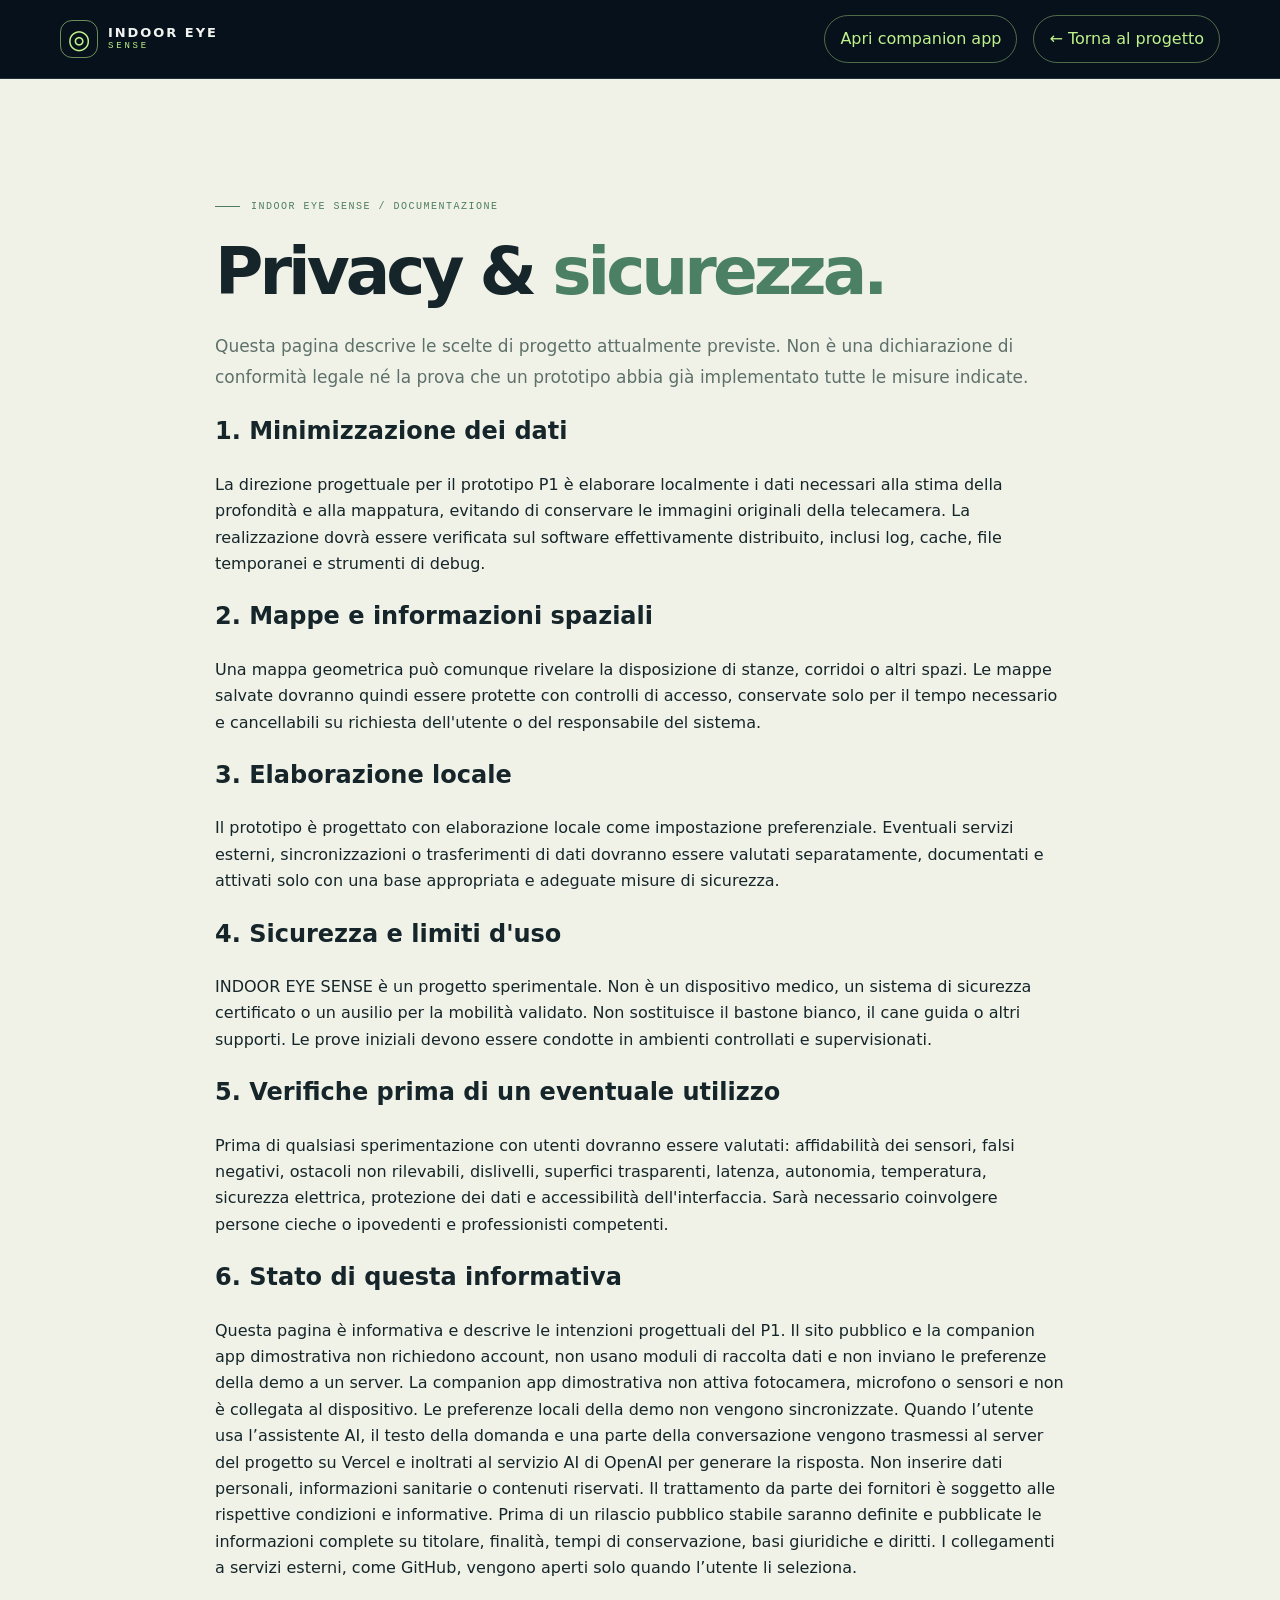
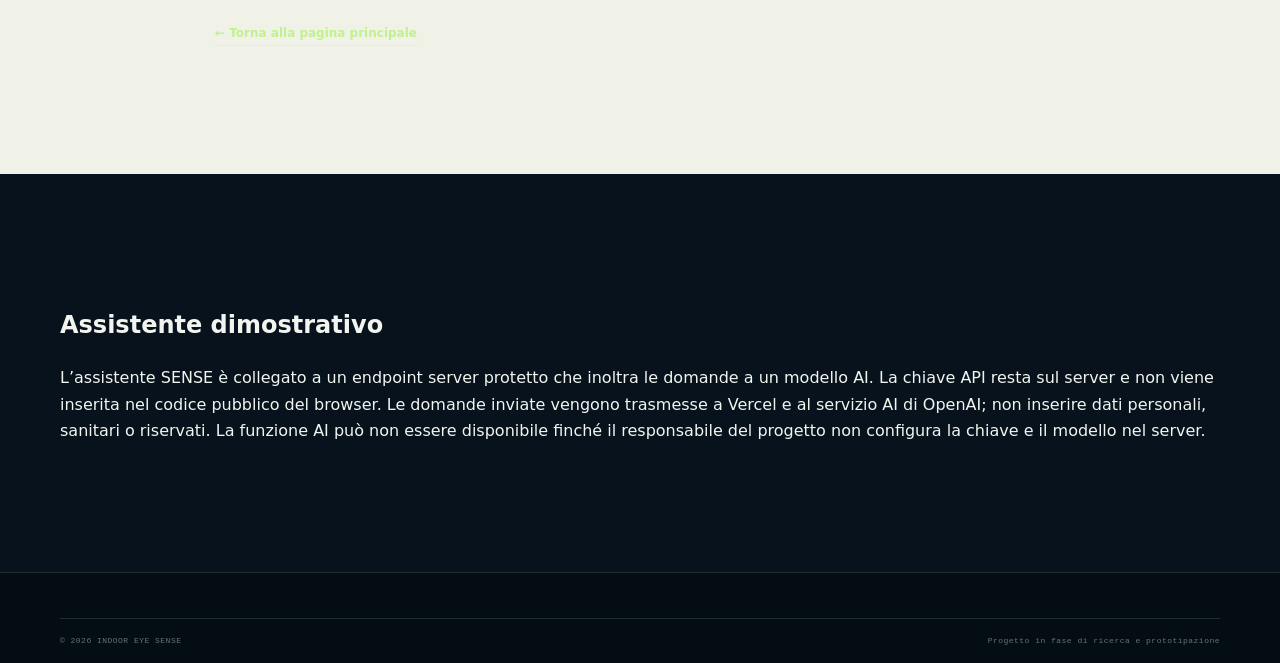
<file: privacy.html>
<!doctype html>
<html lang="it">
<head>
  <meta charset="utf-8">
  <meta name="viewport" content="width=device-width, initial-scale=1">
  <meta name="theme-color" content="#07121d">
  <meta name="description" content="Informazioni sull'impostazione di privacy e sicurezza prevista per il progetto INDOOR EYE SENSE.">
  <link rel="icon" type="image/svg+xml" href="assets/favicon.svg">
  <link rel="stylesheet" href="assets/css/site.css">
  <title>Privacy &amp; sicurezza — INDOOR EYE SENSE</title>
</head>
<body>
  <a class="skip-link" href="#contenuto">Vai al contenuto</a>
  <header class="site-header">
    <div class="container nav-wrap">
      <a class="brand" href="index.html"><span class="brand__symbol" aria-hidden="true">◎</span><span class="brand__text">INDOOR EYE<span>SENSE</span></span></a>
      <div style="display:flex;gap:16px;align-items:center"><a class="nav-cta" href="app/">Apri companion app</a><a class="nav-cta" href="index.html">← Torna al progetto</a></div>
    </div>
  </header>
  <main id="contenuto">
    <section class="section-pad" style="background:#f0f2e8;color:#15252a;min-height:60vh">
      <div class="container" style="max-width:850px">
        <p class="eyebrow" style="color:#4e7d60"><span class="eyebrow-line" style="background:#4e7d60"></span> INDOOR EYE SENSE / DOCUMENTAZIONE</p>
        <h1 style="font:600 clamp(40px,6vw,66px)/1.05 var(--display);letter-spacing:-.06em;margin:25px 0">Privacy &amp; <em style="color:#4c8065;font-style:normal">sicurezza.</em></h1>
        <p style="font-size:17px;color:#5e706a;line-height:1.8">Questa pagina descrive le scelte di progetto attualmente previste. Non è una dichiarazione di conformità legale né la prova che un prototipo abbia già implementato tutte le misure indicate.</p>
        <h2>1. Minimizzazione dei dati</h2>
        <p>La direzione progettuale per il prototipo P1 è elaborare localmente i dati necessari alla stima della profondità e alla mappatura, evitando di conservare le immagini originali della telecamera. La realizzazione dovrà essere verificata sul software effettivamente distribuito, inclusi log, cache, file temporanei e strumenti di debug.</p>
        <h2>2. Mappe e informazioni spaziali</h2>
        <p>Una mappa geometrica può comunque rivelare la disposizione di stanze, corridoi o altri spazi. Le mappe salvate dovranno quindi essere protette con controlli di accesso, conservate solo per il tempo necessario e cancellabili su richiesta dell'utente o del responsabile del sistema.</p>
        <h2>3. Elaborazione locale</h2>
        <p>Il prototipo è progettato con elaborazione locale come impostazione preferenziale. Eventuali servizi esterni, sincronizzazioni o trasferimenti di dati dovranno essere valutati separatamente, documentati e attivati solo con una base appropriata e adeguate misure di sicurezza.</p>
        <h2>4. Sicurezza e limiti d'uso</h2>
        <p>INDOOR EYE SENSE è un progetto sperimentale. Non è un dispositivo medico, un sistema di sicurezza certificato o un ausilio per la mobilità validato. Non sostituisce il bastone bianco, il cane guida o altri supporti. Le prove iniziali devono essere condotte in ambienti controllati e supervisionati.</p>
        <h2>5. Verifiche prima di un eventuale utilizzo</h2>
        <p>Prima di qualsiasi sperimentazione con utenti dovranno essere valutati: affidabilità dei sensori, falsi negativi, ostacoli non rilevabili, dislivelli, superfici trasparenti, latenza, autonomia, temperatura, sicurezza elettrica, protezione dei dati e accessibilità dell'interfaccia. Sarà necessario coinvolgere persone cieche o ipovedenti e professionisti competenti.</p>
        <h2>6. Stato di questa informativa</h2>
        <p>Questa pagina è informativa e descrive le intenzioni progettuali del P1. Il sito pubblico e la companion app dimostrativa non richiedono account, non usano moduli di raccolta dati e non inviano le preferenze della demo a un server. La companion app dimostrativa non attiva fotocamera, microfono o sensori e non è collegata al dispositivo. Le preferenze locali della demo non vengono sincronizzate. Quando l’utente usa l’assistente AI, il testo della domanda e una parte della conversazione vengono trasmessi al server del progetto su Vercel e inoltrati al servizio AI di OpenAI per generare la risposta. Non inserire dati personali, informazioni sanitarie o contenuti riservati. Il trattamento da parte dei fornitori è soggetto alle rispettive condizioni e informative. Prima di un rilascio pubblico stabile saranno definite e pubblicate le informazioni complete su titolare, finalità, tempi di conservazione, basi giuridiche e diritti. I collegamenti a servizi esterni, come GitHub, vengono aperti solo quando l’utente li seleziona.</p>
        <p style="margin-top:38px"><a class="inline-link" href="index.html">← Torna alla pagina principale</a></p>
      </div>
    </section>
  <section class="section-pad"><div class="container"><h2>Assistente dimostrativo</h2><p>L’assistente SENSE è collegato a un endpoint server protetto che inoltra le domande a un modello AI. La chiave API resta sul server e non viene inserita nel codice pubblico del browser. Le domande inviate vengono trasmesse a Vercel e al servizio AI di OpenAI; non inserire dati personali, sanitari o riservati. La funzione AI può non essere disponibile finché il responsabile del progetto non configura la chiave e il modello nel server.</p></div></section></main>
  <footer class="site-footer"><div class="container footer-bottom"><span>© <span id="year"></span> INDOOR EYE SENSE</span><span>Progetto in fase di ricerca e prototipazione</span></div></footer>
  <script src="assets/js/main.js" defer></script>
</body>
</html>
</file>
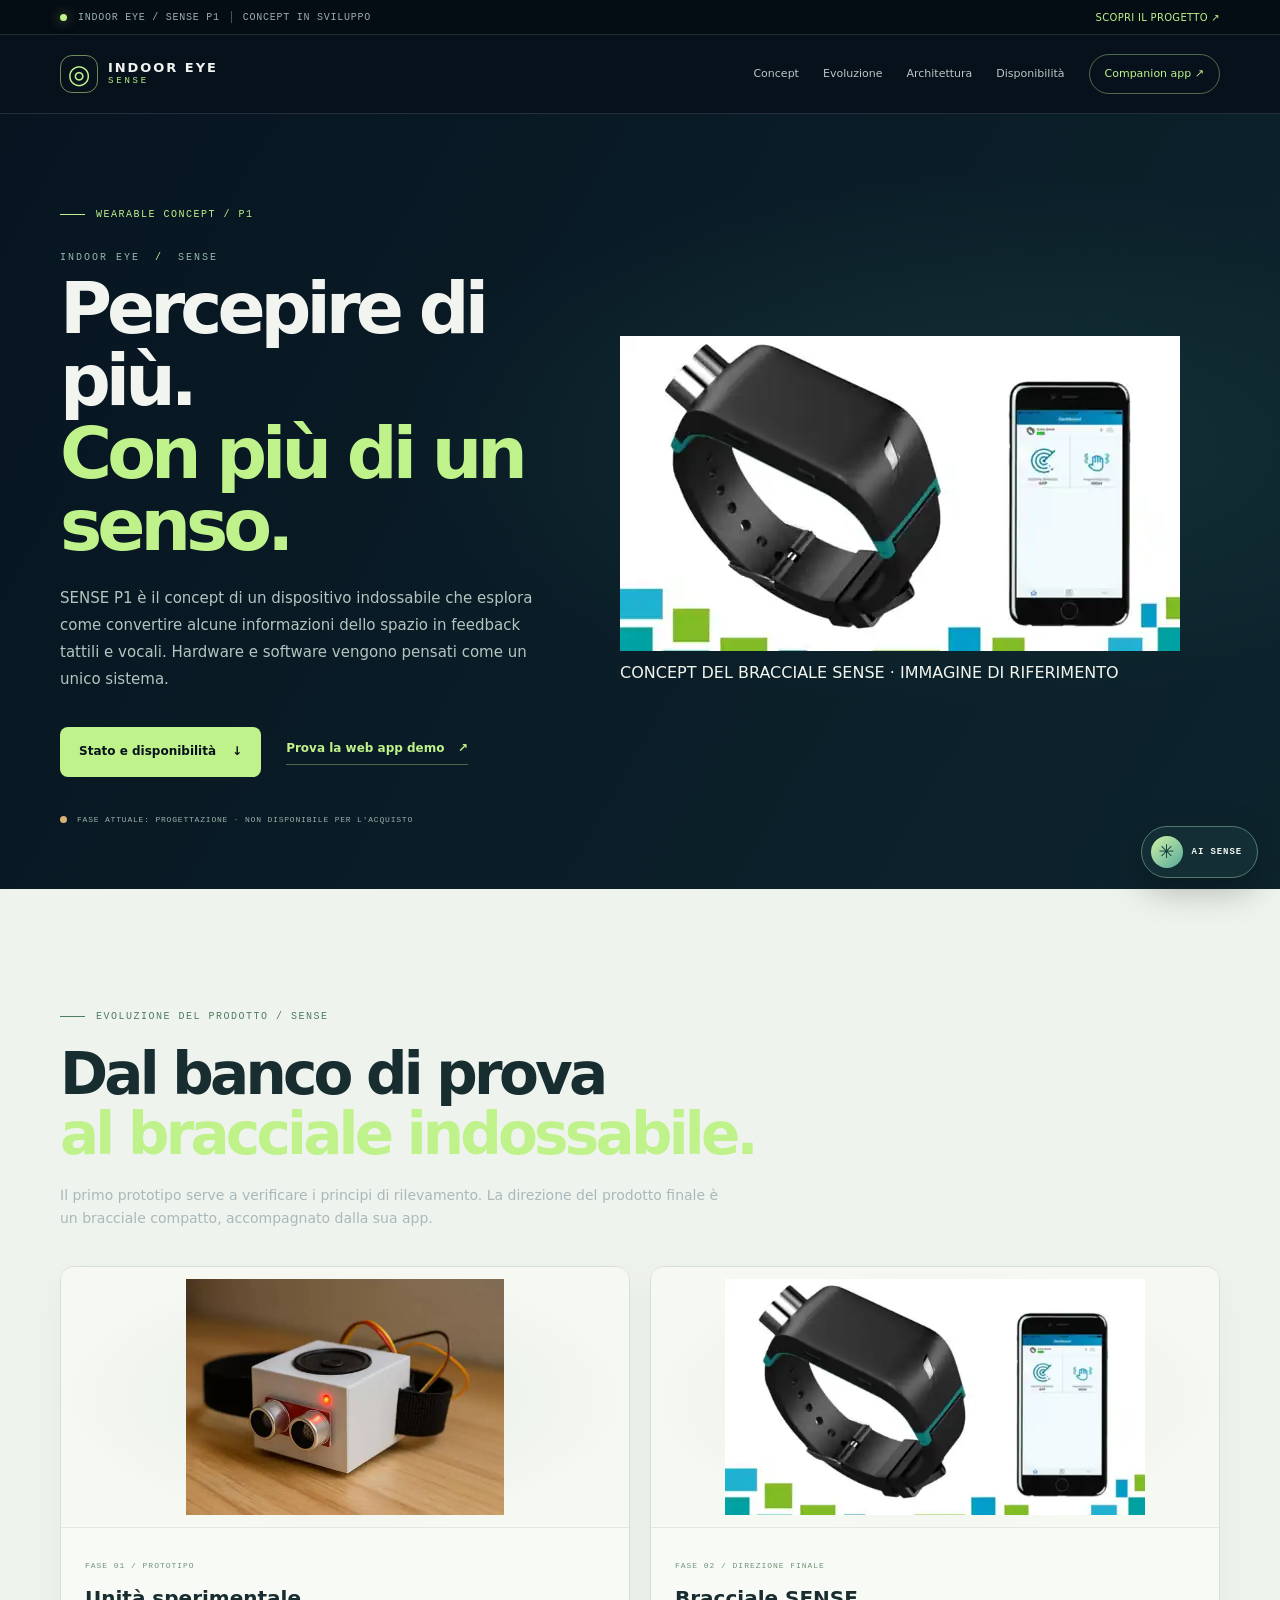
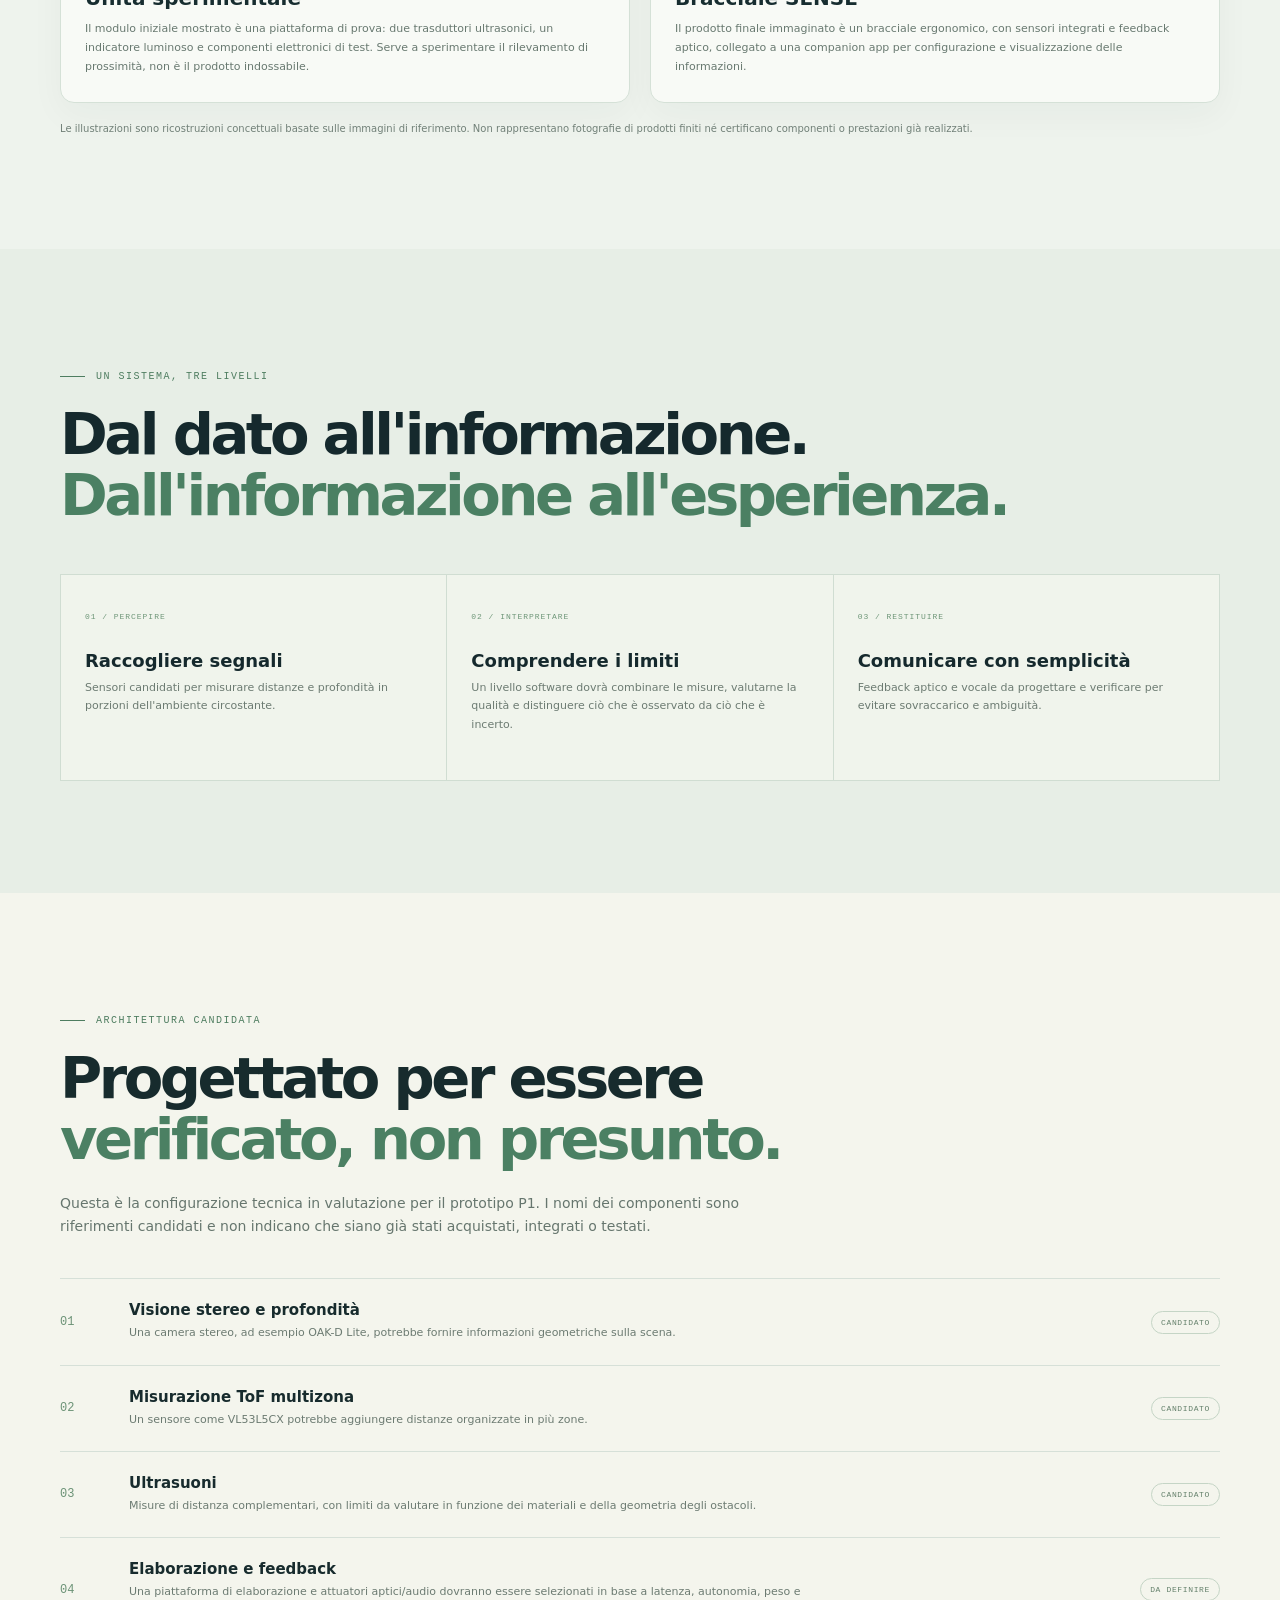
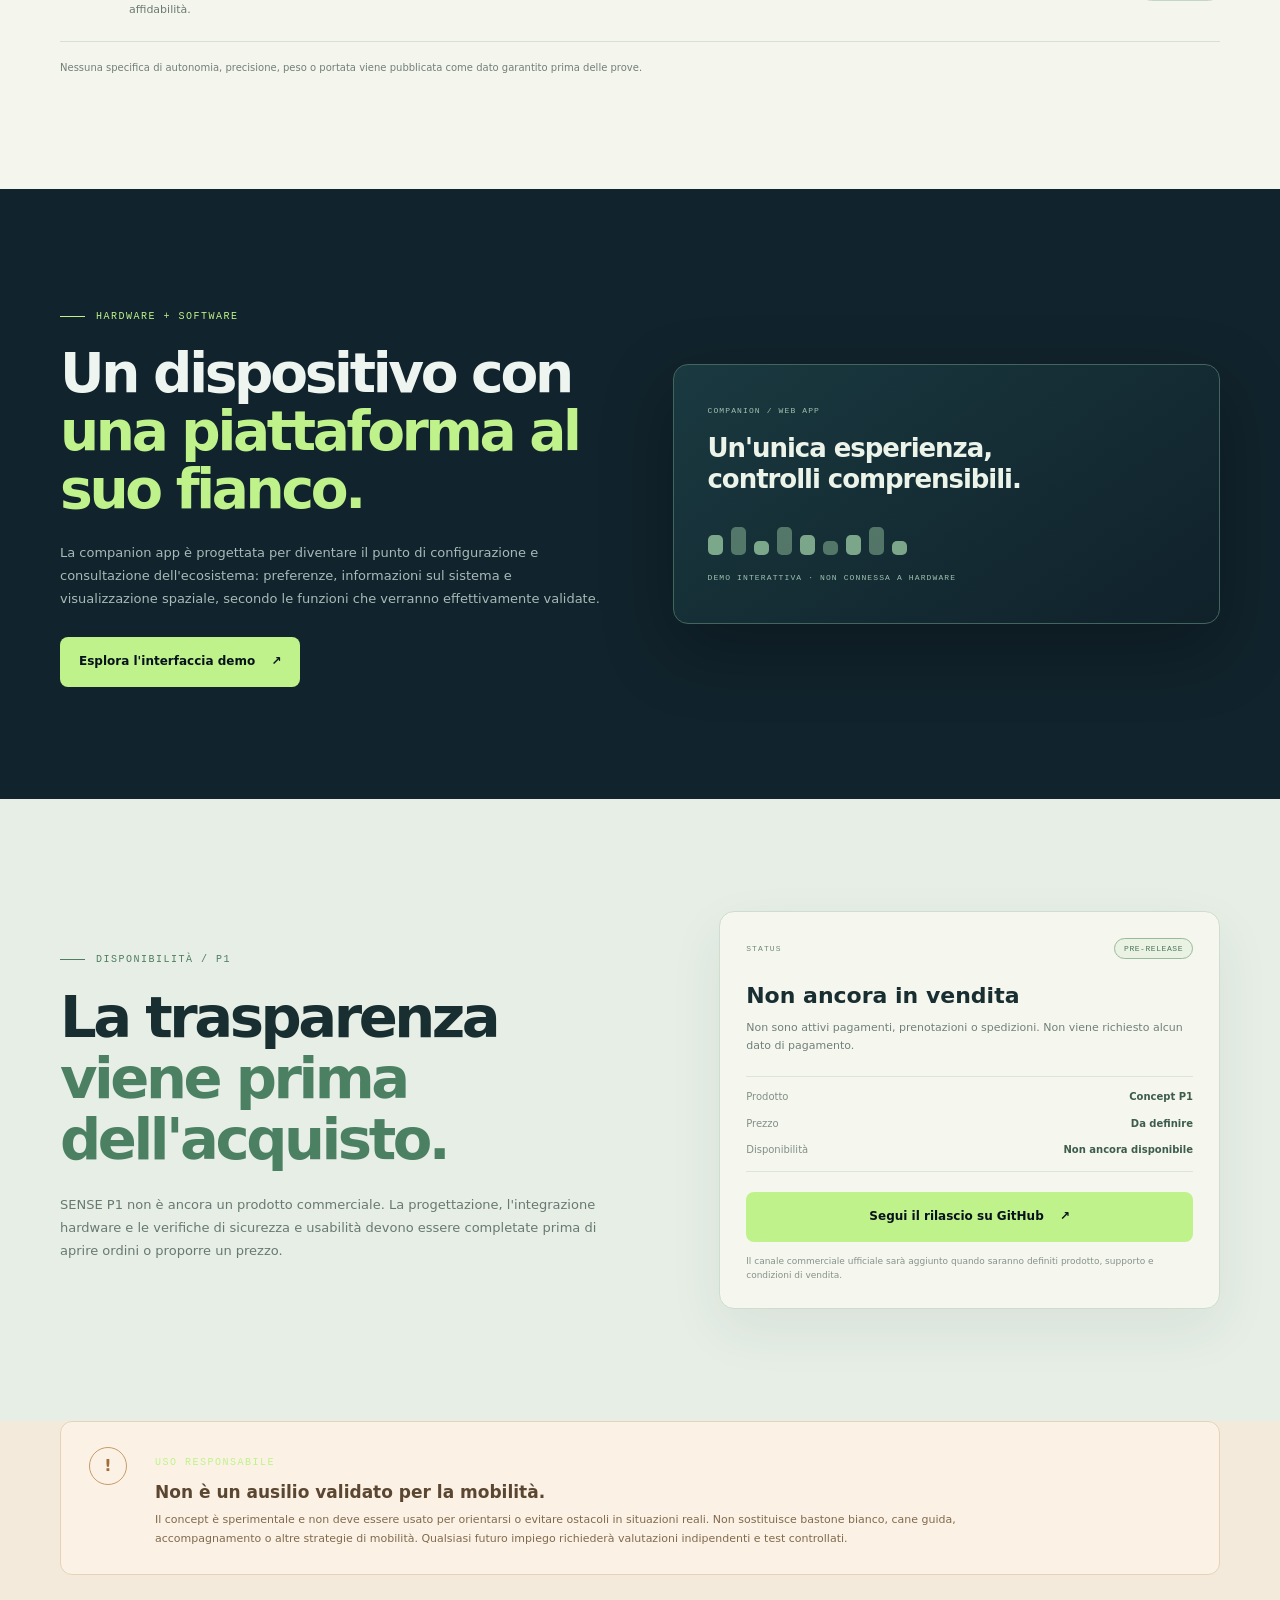
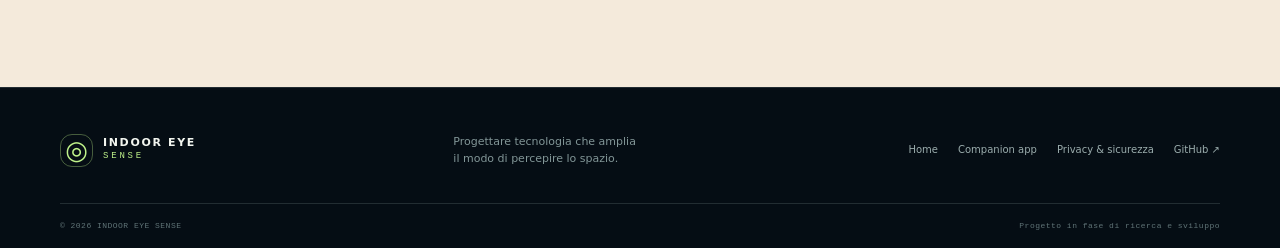
<file: product.html>
<!doctype html>
<html lang="it">
<head>
  <meta charset="utf-8">
  <meta name="viewport" content="width=device-width, initial-scale=1">
  <meta name="theme-color" content="#07121d">
  <meta name="description" content="Scopri INDOOR EYE SENSE P1: concept di wearable per consapevolezza spaziale, feedback aptico e vocale. Stato del progetto, architettura candidata e disponibilità.">
  <meta property="og:type" content="website">
  <meta property="og:title" content="SENSE P1 — INDOOR EYE">
  <meta property="og:description" content="Un concept wearable e una companion experience in sviluppo. Scopri stato del prodotto e architettura candidata.">
  <meta property="og:url" content="https://youssef673.github.io/indoor-eye-sense/product.html">
  <link rel="canonical" href="https://youssef673.github.io/indoor-eye-sense/product.html">
  <link rel="icon" type="image/svg+xml" href="assets/favicon.svg">
  <link rel="stylesheet" href="assets/css/site.css">
  <title>SENSE P1 — Concept e disponibilità | INDOOR EYE</title>
</head>
<body>
  <a class="skip-link" href="#contenuto">Vai al contenuto</a>
  <div class="topline"><div class="container topline__inner"><span class="status-dot" aria-hidden="true"></span><span>INDOOR EYE / SENSE P1</span><span class="topline__divider" aria-hidden="true"></span><span>Concept in sviluppo</span><a href="index.html">Scopri il progetto <span aria-hidden="true">↗</span></a></div></div>
  <header class="site-header">
    <div class="container nav-wrap">
      <a class="brand" href="index.html" aria-label="INDOOR EYE, home"><span class="brand__symbol" aria-hidden="true">◎</span><span class="brand__text">INDOOR EYE<span>SENSE</span></span></a>
      <nav class="product-nav" aria-label="Navigazione prodotto">
        <a href="#concept">Concept</a><a href="#evoluzione">Evoluzione</a><a href="#architettura">Architettura</a><a href="#disponibilita">Disponibilità</a><a class="nav-cta" href="app/">Companion app ↗</a>
      </nav>
    </div>
  </header>
  <main id="contenuto">
    <section class="product-hero" id="concept">
      <div class="container product-hero__grid">
        <div class="product-hero__copy">
          <p class="eyebrow"><span class="eyebrow-line"></span> WEARABLE CONCEPT / P1</p>
          <p class="product-kicker">INDOOR EYE <span>/</span> SENSE</p>
          <h1>Percepire di più.<br><em>Con più di un senso.</em></h1>
          <p class="product-hero__lead">SENSE P1 è il concept di un dispositivo indossabile che esplora come convertire alcune informazioni dello spazio in feedback tattili e vocali. Hardware e software vengono pensati come un unico sistema.</p>
          <div class="hero-actions"><a class="button button--light" href="#disponibilita">Stato e disponibilità <span aria-hidden="true">↓</span></a><a class="text-link" href="app/">Prova la web app demo <span aria-hidden="true">↗</span></a></div>
          <div class="product-disclosure"><span class="status-dot" aria-hidden="true"></span><span>FASE ATTUALE: PROGETTAZIONE · NON DISPONIBILE PER L'ACQUISTO</span></div>
        </div>
        <div class="product-render product-render--photo"><figure><img src="assets/images/sense-bracelet.webp" alt="Concept del bracciale SENSE nero con dettagli turchesi e smartphone"><figcaption>CONCEPT DEL BRACCIALE SENSE · IMMAGINE DI RIFERIMENTO</figcaption></figure></div>
      </div>
    </section>

    <section class="product-evolution section-pad" id="evoluzione"><div class="container"><div class="section-heading"><p class="eyebrow"><span class="eyebrow-line"></span> EVOLUZIONE DEL PRODOTTO / SENSE</p><h2>Dal banco di prova<br><em>al bracciale indossabile.</em></h2><p class="section-lead">Il primo prototipo serve a verificare i principi di rilevamento. La direzione del prodotto finale è un bracciale compatto, accompagnato dalla sua app.</p></div><div class="evolution-grid"><article class="evolution-card"><img src="assets/images/sense-prototype.webp" alt="Fotografia del prototipo sperimentale SENSE con modulo bianco, due sensori ultrasonici e indicatore luminoso"><div><span>FASE 01 / PROTOTIPO</span><h3>Unità sperimentale</h3><p>Il modulo iniziale mostrato è una piattaforma di prova: due trasduttori ultrasonici, un indicatore luminoso e componenti elettronici di test. Serve a sperimentare il rilevamento di prossimità, non è il prodotto indossabile.</p></div></article><article class="evolution-card"><img src="assets/images/sense-bracelet.webp" alt="Immagine del concept del bracciale SENSE nero con dettagli turchesi e smartphone companion"><div><span>FASE 02 / DIREZIONE FINALE</span><h3>Bracciale SENSE</h3><p>Il prodotto finale immaginato è un bracciale ergonomico, con sensori integrati e feedback aptico, collegato a una companion app per configurazione e visualizzazione delle informazioni.</p></div></article></div><p class="small-note">Le illustrazioni sono ricostruzioni concettuali basate sulle immagini di riferimento. Non rappresentano fotografie di prodotti finiti né certificano componenti o prestazioni già realizzati.</p></div></section><section class="product-value section-pad">
      <div class="container">
        <div class="section-heading"><p class="eyebrow"><span class="eyebrow-line"></span> UN SISTEMA, TRE LIVELLI</p><h2>Dal dato all'informazione.<br><em>Dall'informazione all'esperienza.</em></h2></div>
        <div class="value-grid">
          <article><span>01 / PERCEPIRE</span><h3>Raccogliere segnali</h3><p>Sensori candidati per misurare distanze e profondità in porzioni dell'ambiente circostante.</p></article>
          <article><span>02 / INTERPRETARE</span><h3>Comprendere i limiti</h3><p>Un livello software dovrà combinare le misure, valutarne la qualità e distinguere ciò che è osservato da ciò che è incerto.</p></article>
          <article><span>03 / RESTITUIRE</span><h3>Comunicare con semplicità</h3><p>Feedback aptico e vocale da progettare e verificare per evitare sovraccarico e ambiguità.</p></article>
        </div>
      </div>
    </section>

    <section class="product-architecture section-pad" id="architettura">
      <div class="container">
        <div class="section-heading"><p class="eyebrow"><span class="eyebrow-line"></span> ARCHITETTURA CANDIDATA</p><h2>Progettato per essere<br><em>verificato, non presunto.</em></h2><p class="section-lead">Questa è la configurazione tecnica in valutazione per il prototipo P1. I nomi dei componenti sono riferimenti candidati e non indicano che siano già stati acquistati, integrati o testati.</p></div>
        <div class="architecture-list">
          <article><span class="architecture-list__index">01</span><div><h3>Visione stereo e profondità</h3><p>Una camera stereo, ad esempio OAK-D Lite, potrebbe fornire informazioni geometriche sulla scena.</p></div><span class="architecture-list__tag">CANDIDATO</span></article>
          <article><span class="architecture-list__index">02</span><div><h3>Misurazione ToF multizona</h3><p>Un sensore come VL53L5CX potrebbe aggiungere distanze organizzate in più zone.</p></div><span class="architecture-list__tag">CANDIDATO</span></article>
          <article><span class="architecture-list__index">03</span><div><h3>Ultrasuoni</h3><p>Misure di distanza complementari, con limiti da valutare in funzione dei materiali e della geometria degli ostacoli.</p></div><span class="architecture-list__tag">CANDIDATO</span></article>
          <article><span class="architecture-list__index">04</span><div><h3>Elaborazione e feedback</h3><p>Una piattaforma di elaborazione e attuatori aptici/audio dovranno essere selezionati in base a latenza, autonomia, peso e affidabilità.</p></div><span class="architecture-list__tag">DA DEFINIRE</span></article>
        </div>
        <p class="small-note">Nessuna specifica di autonomia, precisione, peso o portata viene pubblicata come dato garantito prima delle prove.</p>
      </div>
    </section>

    <section class="product-platform section-pad">
      <div class="container product-platform__grid">
        <div><p class="eyebrow"><span class="eyebrow-line"></span> HARDWARE + SOFTWARE</p><h2>Un dispositivo con<br><em>una piattaforma al suo fianco.</em></h2><p>La companion app è progettata per diventare il punto di configurazione e consultazione dell'ecosistema: preferenze, informazioni sul sistema e visualizzazione spaziale, secondo le funzioni che verranno effettivamente validate.</p><a class="button button--light" href="app/">Esplora l'interfaccia demo <span aria-hidden="true">↗</span></a></div>
        <div class="product-platform__card"><span>COMPANION / WEB APP</span><strong>Un'unica esperienza,<br>controlli comprensibili.</strong><div class="product-platform__bars"><i></i><i></i><i></i><i></i><i></i><i></i><i></i><i></i><i></i></div><small>DEMO INTERATTIVA · NON CONNESSA A HARDWARE</small></div>
      </div>
    </section>

    <section class="availability section-pad" id="disponibilita">
      <div class="container availability__grid">
        <div><p class="eyebrow"><span class="eyebrow-line"></span> DISPONIBILITÀ / P1</p><h2>La trasparenza<br><em>viene prima dell'acquisto.</em></h2><p>SENSE P1 non è ancora un prodotto commerciale. La progettazione, l'integrazione hardware e le verifiche di sicurezza e usabilità devono essere completate prima di aprire ordini o proporre un prezzo.</p></div>
        <div class="availability-card">
          <div class="availability-card__top"><span>STATUS</span><span class="status-pill">PRE-RELEASE</span></div>
          <h3>Non ancora in vendita</h3>
          <p>Non sono attivi pagamenti, prenotazioni o spedizioni. Non viene richiesto alcun dato di pagamento.</p>
          <div class="availability-card__facts"><div><span>Prodotto</span><b>Concept P1</b></div><div><span>Prezzo</span><b>Da definire</b></div><div><span>Disponibilità</span><b>Non ancora disponibile</b></div></div>
          <a class="button button--light" href="https://github.com/youssef673/indoor-eye-sense" target="_blank" rel="noopener noreferrer">Segui il rilascio su GitHub <span aria-hidden="true">↗</span></a>
          <small>Il canale commerciale ufficiale sarà aggiunto quando saranno definiti prodotto, supporto e condizioni di vendita.</small>
        </div>
      </div>
    </section>

    <section class="product-safety section-pad">
      <div class="container product-safety__inner"><div class="product-safety__icon" aria-hidden="true">!</div><div><p class="eyebrow">USO RESPONSABILE</p><h2>Non è un ausilio validato per la mobilità.</h2><p>Il concept è sperimentale e non deve essere usato per orientarsi o evitare ostacoli in situazioni reali. Non sostituisce bastone bianco, cane guida, accompagnamento o altre strategie di mobilità. Qualsiasi futuro impiego richiederà valutazioni indipendenti e test controllati.</p></div></div>
    </section>
  </main>
  <footer class="site-footer"><div class="container footer-main"><a class="brand brand--footer" href="index.html"><span class="brand__symbol" aria-hidden="true">◎</span><span class="brand__text">INDOOR EYE<span>SENSE</span></span></a><p>Progettare tecnologia che amplia<br>il modo di percepire lo spazio.</p><div class="footer-links"><a href="index.html">Home</a><a href="app/">Companion app</a><a href="privacy.html">Privacy &amp; sicurezza</a><a href="https://github.com/youssef673/indoor-eye-sense" target="_blank" rel="noopener noreferrer">GitHub ↗</a></div></div><div class="container footer-bottom"><span>© <span id="year"></span> INDOOR EYE SENSE</span><span>Progetto in fase di ricerca e sviluppo</span></div></footer>
  <aside class="site-ai" id="site-ai"><button type="button" class="site-ai-launch" id="site-ai-open" aria-expanded="false" aria-controls="site-ai-panel"><span>✳</span><b>AI SENSE</b></button><section class="site-ai-panel" id="site-ai-panel" hidden><header><div><b>SENSE Assistant</b><small>Assistente AI del progetto</small></div><button id="site-ai-close" type="button" aria-label="Chiudi assistente">×</button></header><p class="site-ai-note">Puoi chiedere informazioni sul prototipo, sul bracciale e sulla piattaforma. Non inserire dati personali o sanitari.</p><div class="site-ai-messages" id="site-ai-messages" aria-live="polite"><p class="site-ai-bot">Ciao! Sono SENSE Assistant. Come posso aiutarti a conoscere il progetto?</p></div><form id="site-ai-form"><label class="sr-only" for="site-ai-input">Scrivi una domanda</label><input id="site-ai-input" placeholder="Chiedi a SENSE…" autocomplete="off"><button type="submit" aria-label="Invia">↑</button></form></section></aside>
  <script src="assets/js/main.js" defer></script>
</body>
</html>
</file>
<file: assets/css/site.css>
:root{
  color-scheme:dark;
  --bg:#07121d;--bg-soft:#0b1a26;--panel:#102432;--panel-light:#132c3a;
  --text:#f2f5ef;--muted:#aab8ba;--muted-2:#71858a;--line:rgba(203,226,220,.15);
  --mint:#bff28a;--cyan:#6cd9ca;--ink:#07121d;--warm:#e8eddf;
  --mono:'DM Mono',ui-monospace,monospace;--sans:system-ui,-apple-system,BlinkMacSystemFont,'Segoe UI',sans-serif;--display:system-ui,-apple-system,BlinkMacSystemFont,'Segoe UI',sans-serif;
  --max:1160px;--radius:18px;
}
*{box-sizing:border-box}
html{scroll-behavior:smooth;scroll-padding-top:100px}
body{margin:0;background:var(--bg);color:var(--text);font-family:var(--sans);font-size:16px;line-height:1.65;-webkit-font-smoothing:antialiased}
body,button,a{font-family:var(--sans)}
a{color:inherit;text-decoration:none}
button{font:inherit}
button:focus-visible,a:focus-visible{outline:2px solid var(--mint);outline-offset:4px}
::selection{background:var(--mint);color:var(--ink)}
.container{width:min(var(--max),calc(100% - 48px));margin-inline:auto}
.skip-link{position:fixed;z-index:1000;left:16px;top:12px;padding:10px 14px;background:var(--mint);color:var(--ink);border-radius:8px;transform:translateY(-160%);font-weight:700}
.skip-link:focus{transform:translateY(0)}
.topline{height:35px;border-bottom:1px solid var(--line);background:#050d14;color:#9aaeb0;font:10px var(--mono);letter-spacing:.075em;text-transform:uppercase}
.topline__inner{height:100%;display:flex;align-items:center;gap:11px}
.topline__divider{height:12px;width:1px;background:#42545b}
.topline a{margin-left:auto;color:var(--mint);letter-spacing:.03em}
.status-dot,.live-dot{width:7px;height:7px;display:inline-block;border-radius:50%;background:var(--mint);box-shadow:0 0 12px rgba(191,242,138,.5)}
.site-header{position:sticky;top:0;z-index:50;background:rgba(7,18,29,.88);backdrop-filter:blur(18px);border-bottom:1px solid var(--line)}
.nav-wrap{height:78px;display:flex;align-items:center;justify-content:space-between;gap:28px}
.brand{display:inline-flex;align-items:center;gap:10px;flex-shrink:0}
.brand__symbol{width:38px;height:38px;border:1px solid rgba(191,242,138,.55);border-radius:12px;display:grid;place-items:center;color:var(--mint);font-size:26px;line-height:1}
.brand__symbol svg{width:29px;height:29px}
.brand__text{display:flex;flex-direction:column;font:800 13px/1.18 var(--display);letter-spacing:.15em}
.brand__text span{font:500 9px/1.5 var(--mono);letter-spacing:.31em;color:var(--mint)}
.primary-nav{display:flex;align-items:center;gap:30px;color:#b6c2c1;font-size:12px;font-weight:600}
.primary-nav>a:not(.nav-cta):hover,.footer-links a:hover{color:var(--mint)}
.nav-cta{padding:10px 15px;border:1px solid rgba(191,242,138,.4);border-radius:999px;color:var(--mint)}
.nav-cta:hover{background:var(--mint);color:var(--ink)}
.nav-toggle{display:none;width:43px;height:43px;border:1px solid var(--line);border-radius:10px;background:transparent;color:var(--text);align-items:center;justify-content:center;flex-direction:column;gap:6px}
.nav-toggle span{width:17px;height:1px;background:currentColor;transition:transform .2s}
.nav-toggle[aria-expanded=true] span:first-child{transform:translateY(3.5px) rotate(45deg)}
.nav-toggle[aria-expanded=true] span:last-child{transform:translateY(-3.5px) rotate(-45deg)}
.hero{position:relative;isolation:isolate;overflow:hidden;min-height:690px;padding:94px 0 25px;background:radial-gradient(ellipse at 76% 38%,rgba(30,89,90,.22),transparent 45%),linear-gradient(120deg,#081521 0%,#091a27 56%,#0b2027 100%)}
.hero:before{content:"";position:absolute;inset:0;z-index:-1;opacity:.18;background-image:linear-gradient(rgba(142,191,181,.13) 1px,transparent 1px),linear-gradient(90deg,rgba(142,191,181,.13) 1px,transparent 1px);background-size:58px 58px;mask-image:linear-gradient(to right,black,transparent 96%)}
.hero-grid{display:grid;grid-template-columns:1.02fr .98fr;align-items:center;gap:42px;min-height:530px}
.eyebrow{display:flex;align-items:center;gap:11px;font:10px var(--mono);letter-spacing:.15em;color:var(--mint);text-transform:uppercase}
.eyebrow-line{width:25px;height:1px;background:var(--mint);display:inline-block}
.hero h1,.section-heading h2,.mapping h2,.privacy h2,.closing h2{font:600 clamp(42px,5.55vw,72px)/1.04 var(--display);letter-spacing:-.065em;margin:26px 0 23px}
h1 em,h2 em{font-style:normal;color:var(--mint)}
.hero-lead{max-width:555px;color:#b8c7c5;font-size:17px;line-height:1.78}
.hero-actions{display:flex;align-items:center;gap:25px;flex-wrap:wrap;margin-top:34px}
.button{min-height:50px;display:inline-flex;align-items:center;justify-content:center;gap:16px;padding:0 19px;border-radius:8px;font-size:12px;font-weight:800;transition:transform .2s,background .2s,color .2s,border-color .2s}
.button:hover{transform:translateY(-2px)}
.button--light{background:var(--mint);color:var(--ink)}
.button--light:hover{background:#d4ffac}
.text-link,.inline-link{font-size:12px;font-weight:700;color:var(--mint);border-bottom:1px solid rgba(191,242,138,.35);padding-bottom:5px}
.text-link span,.inline-link span{margin-left:9px}
.hero-note{display:flex;align-items:flex-start;gap:10px;max-width:420px;margin-top:48px;color:#82979a;font-size:11px;line-height:1.6}
.hero-note__icon{color:var(--mint);font-size:15px}
.hero-art{height:480px;position:relative;display:grid;place-items:center}
.art-orbit{position:absolute;border:1px solid rgba(108,217,202,.2);border-radius:50%;transform:rotate(-28deg)}
.art-orbit--one{width:430px;height:250px}
.art-orbit--two{width:355px;height:410px;transform:rotate(42deg);border-color:rgba(191,242,138,.16)}
.art-crosshair{position:absolute;width:13px;height:13px;border:1px solid var(--mint);border-radius:50%;opacity:.7}
.art-crosshair:before,.art-crosshair:after{content:"";position:absolute;background:var(--mint)}
.art-crosshair:before{width:25px;height:1px;left:-7px;top:5px}.art-crosshair:after{height:25px;width:1px;top:-7px;left:5px}
.art-crosshair--a{top:12%;right:19%}.art-crosshair--b{bottom:20%;left:11%;transform:scale(.6)}
.wearable{position:relative;width:205px;height:270px;border:1px solid rgba(174,222,211,.62);border-radius:43px 43px 31px 31px;background:linear-gradient(145deg,#294551 0%,#132b37 35%,#07121b 100%);box-shadow:inset 8px 8px 25px rgba(219,255,239,.08),inset -12px -15px 28px rgba(0,0,0,.55),0 35px 90px rgba(0,0,0,.58),0 0 55px rgba(108,217,202,.12);transform:rotate(-7deg);display:flex;align-items:center;flex-direction:column;z-index:2}
.wearable:before{content:"";position:absolute;inset:9px;border:1px solid rgba(180,231,214,.12);border-radius:35px 35px 25px 25px}
.wearable__top{position:absolute;width:94px;height:11px;top:-5px;border-radius:8px;background:#789b94;border:1px solid #9ec4b4}
.wearable__lens{width:62px;height:62px;margin-top:42px;border:5px solid #668d88;border-radius:50%;background:radial-gradient(circle at 37% 35%,#e7f8d6 0%,#85d9c5 10%,#24616b 31%,#081923 67%);box-shadow:0 0 0 7px rgba(5,13,20,.65),0 0 26px rgba(127,224,193,.35);display:grid;place-items:center}
.wearable__lens i{width:17px;height:17px;border:1px solid rgba(229,255,232,.85);border-radius:50%;background:#0b2731}
.wearable__sensor{position:absolute;top:127px;width:13px;height:13px;border:2px solid var(--mint);border-radius:50%;box-shadow:0 0 13px rgba(191,242,138,.35)}
.wearable__sensor--left{left:37px}.wearable__sensor--right{right:37px}
.wearable__display{display:flex;flex-direction:column;align-items:center;gap:5px;margin-top:34px}
.wearable__display b{font:800 18px var(--display);letter-spacing:.18em;color:#d5f3d0}
.wearable__display span{font:8px var(--mono);letter-spacing:.13em;color:#88a5a2}
.wearable__port{width:35px;height:5px;border-radius:5px;background:#040b10;position:absolute;bottom:16px;border:1px solid #48616a}
.wearable__glow{position:absolute;width:150px;height:90px;border-radius:50%;background:rgba(90,190,173,.16);filter:blur(35px);bottom:22px;z-index:-1}
.sensor-label{position:absolute;z-index:3;font:9px var(--mono);letter-spacing:.1em;color:#c5d9d0;display:flex;align-items:center;gap:8px}
.sensor-label span{width:6px;height:6px;border-radius:50%;background:var(--mint);box-shadow:0 0 9px var(--mint)}
.sensor-label--top{top:12%;left:13%}.sensor-label--left{bottom:19%;left:0}.sensor-label--right{bottom:17%;right:-1%}
.art-coordinates{position:absolute;top:5%;right:2%;font:8px/1.8 var(--mono);letter-spacing:.1em;color:#607a80;text-align:right}
.art-caption{position:absolute;bottom:3%;font:8px var(--mono);letter-spacing:.1em;color:#6d8987}
.hero-bottom{display:flex;align-items:center;gap:17px;padding-top:20px;border-top:1px solid var(--line);color:#71868a;font:9px var(--mono);letter-spacing:.12em}
.hero-bottom__line{flex:1;height:1px;background:var(--line)}
.section-pad{padding:112px 0}
.intro{background:var(--warm);color:#12222a}
.intro .eyebrow,.intro .eyebrow-line{color:#527d69;background:#527d69}
.intro .eyebrow{background:none}
.section-heading h2{font-size:clamp(36px,4.6vw,58px);margin:22px 0 0}
.intro .section-heading h2 em{color:#4d8265}
.intro-grid{display:grid;grid-template-columns:1fr 1fr;gap:95px;margin-top:50px;padding-top:32px;border-top:1px solid rgba(16,40,44,.18)}
.intro-statement{font:600 22px/1.5 var(--display);letter-spacing:-.025em;margin:0;max-width:470px}
.intro-statement strong{color:#4c8065}
.intro-copy{max-width:520px;color:#51636a;font-size:14px}
.intro-copy p{margin:0 0 17px}
.intro .inline-link{display:inline-block;margin-top:8px;color:#426f58;border-color:rgba(66,111,88,.4)}
.principles{display:grid;grid-template-columns:repeat(3,1fr);gap:1px;background:rgba(14,40,43,.14);margin-top:80px;border:1px solid rgba(14,40,43,.14)}
.principle{position:relative;min-height:215px;padding:29px 30px;background:var(--warm)}
.principle__number{font:10px var(--mono);color:#668073}
.principle__icon{font-size:29px;line-height:1;color:#4d8265;margin:21px 0 14px}
.principle h3{font:700 18px var(--display);margin:0 0 7px}
.principle p{color:#647278;font-size:12px;max-width:300px;margin:0}
.how{background:#0a1a26}
.section-heading--wide{max-width:760px}
.section-lead{max-width:680px;color:var(--muted);font-size:14px;margin-top:20px}
.process{display:grid;grid-template-columns:1fr 24px 1fr 24px 1fr 24px 1fr;align-items:center;gap:13px;margin-top:70px}
.process-step{min-height:265px;padding:20px;border:1px solid var(--line);border-radius:13px;background:linear-gradient(145deg,rgba(22,48,59,.72),rgba(8,25,36,.78))}
.process-step__index{font:10px var(--mono);color:var(--mint)}
.process-step h3{font:700 16px var(--display);margin:22px 0 7px}
.process-step p{color:#9eb1b3;font-size:12px;line-height:1.65;margin:0;min-height:60px}
.process-step__meta{display:block;margin-top:22px;color:#6e9290;font:8px var(--mono);letter-spacing:.12em}
.process-arrow{color:var(--mint);font-size:19px;text-align:center}
.process-step__visual{height:70px;display:flex;align-items:center;justify-content:center;position:relative;color:var(--mint)}
.process-step__visual--waves i{height:20px;width:20px;border:1px solid var(--cyan);border-radius:50%;position:absolute;animation:sonar 2.4s infinite}
.process-step__visual--waves i:nth-child(2){animation-delay:.5s}.process-step__visual--waves i:nth-child(3){animation-delay:1s}
.process-step__visual--waves b{font:36px var(--display);color:var(--mint)}
@keyframes sonar{0%{transform:scale(.8);opacity:.85}100%{transform:scale(3.2);opacity:0}}
.process-step__visual--filter{display:grid;grid-template-columns:repeat(3,10px);gap:5px}
.process-step__visual--filter b{width:8px;height:8px;border:1px solid var(--cyan);border-radius:2px;transform:rotate(45deg)}
.process-step__visual--fusion i{position:absolute;width:32px;height:32px;border:1px solid var(--mint);border-radius:50%;opacity:.7}
.process-step__visual--fusion i:nth-child(1){transform:translate(-12px,-7px)}.process-step__visual--fusion i:nth-child(2){transform:translate(12px,-7px)}.process-step__visual--fusion i:nth-child(3){transform:translateY(12px)}
.process-step__visual--fusion b{font-size:26px;color:var(--mint)}
.process-step__visual--output{gap:7px}
.process-step__visual--output span{font:10px var(--mono);padding:8px 6px;border:1px solid rgba(191,242,138,.45);border-radius:6px;background:rgba(191,242,138,.07)}
.system-note{display:flex;gap:14px;align-items:flex-start;margin-top:30px;padding:17px 20px;background:rgba(191,242,138,.06);border:1px solid rgba(191,242,138,.18);border-radius:10px}
.system-note__mark{width:22px;height:22px;flex-shrink:0;display:grid;place-items:center;border:1px solid var(--mint);border-radius:50%;color:var(--mint);font:12px var(--mono)}
.system-note p{margin:0;color:#aabbb8;font-size:12px}.system-note strong{color:#e2f2db}
.technology{background:var(--warm);color:#14252b}
.technology .eyebrow,.technology .eyebrow-line{color:#537b64;background:#537b64}.technology .eyebrow{background:none}
.technology .section-heading h2 em{color:#4d8265}
.technology .section-lead{color:#637178}
.tech-grid{display:grid;grid-template-columns:repeat(4,1fr);gap:13px;margin-top:52px}
.tech-card{min-height:360px;padding:21px 19px 17px;border:1px solid rgba(22,49,49,.16);background:#f5f5e9;display:flex;flex-direction:column}
.tech-card--featured{background:#e5efdf}
.tech-card__top,.tech-card__foot{display:flex;justify-content:space-between;align-items:center;gap:8px}
.tech-card__id{font:9px var(--mono);color:#728178;letter-spacing:.1em}
.tag{font:8px var(--mono);letter-spacing:.06em;color:#496c55;border:1px solid rgba(73,108,85,.35);border-radius:30px;padding:4px 7px}
.tech-illustration{height:105px;margin:25px 0 20px;position:relative;display:grid;place-items:center;color:#477b64}
.tech-illustration--stereo span{position:absolute;width:51px;height:51px;border-radius:50%;border:4px solid #789a83;background:radial-gradient(circle at 35% 30%,#e2ffe0,#3c7167 45%,#102a31 70%);box-shadow:0 0 0 9px rgba(67,113,93,.09)}
.tech-illustration--stereo span:first-child{transform:translateX(-31px)}.tech-illustration--stereo span:nth-child(2){transform:translateX(31px)}
.tech-illustration--stereo i{width:5px;height:5px;border-radius:50%;background:#d9f0c5;z-index:2}
.tof-grid{width:94px;height:70px;display:grid;grid-template-columns:repeat(4,1fr);gap:5px;transform:perspective(170px) rotateX(16deg)}
.tof-grid:before{content:"";grid-area:1/1/4/5;background:repeating-linear-gradient(90deg,transparent 0 19px,rgba(72,126,97,.35) 20px),repeating-linear-gradient(0deg,transparent 0 19px,rgba(72,126,97,.35) 20px);border:1px solid #73927d}
.tech-illustration--sonar i{position:absolute;width:40px;height:40px;border:1px solid rgba(73,130,102,.5);border-radius:50%}
.tech-illustration--sonar i:nth-child(2){width:70px;height:70px}.tech-illustration--sonar i:nth-child(3){width:100px;height:100px}
.sonar-dot{width:10px;height:10px;border-radius:50%;background:#4a8066;box-shadow:0 0 0 8px rgba(74,128,102,.13);z-index:2}
.tech-illustration--board>div{width:105px;height:73px;border:1px solid #6b8d78;border-radius:9px;background:linear-gradient(135deg,#244f47,#142f32);display:flex;flex-direction:column;justify-content:center;align-items:center;box-shadow:8px 8px 0 rgba(83,125,96,.13);color:#d5f1c6}
.tech-illustration--board b{font:800 22px var(--display);letter-spacing:.15em}.tech-illustration--board small{font:8px var(--mono);letter-spacing:.15em}
.tech-card h3{font:700 16px var(--display);margin:0 0 8px}
.tech-card p{font-size:11px;line-height:1.7;color:#647177;margin:0 0 20px}
.tech-card__foot{margin-top:auto;border-top:1px solid rgba(22,49,49,.15);padding-top:12px;font:8px var(--mono);letter-spacing:.06em;color:#63806c}
.small-note{color:#718078;font-size:10px;margin:18px 0 0}
.mapping{background:#091923;overflow:hidden}
.mapping-grid{display:grid;grid-template-columns:.84fr 1.16fr;align-items:center;gap:65px}
.mapping h2{font-size:clamp(37px,4.3vw,55px)}
.mapping-copy>p:not(.eyebrow):not(.small-note){color:#a9babc;font-size:14px;line-height:1.8}
.check-list{list-style:none;margin:27px 0;padding:0;display:grid;gap:13px}
.check-list li{font-size:12px;color:#c1d0c9;display:flex;gap:12px;align-items:flex-start}
.check-list li span{color:var(--mint);font-weight:800}
.mapping-copy .small-note{max-width:420px;line-height:1.65;color:#789092}
.mapping-visual{border:1px solid rgba(108,217,202,.2);border-radius:15px;background:radial-gradient(ellipse at 50% 48%,rgba(48,109,103,.2),transparent 62%),#0b202b;padding:17px 18px 13px;box-shadow:0 25px 70px rgba(0,0,0,.15)}
.mapping-visual__header,.mapping-visual__legend{display:flex;justify-content:space-between;align-items:center;gap:12px;font:8px var(--mono);letter-spacing:.09em;color:#8ca6a4}
.mapping-visual__header .live-dot{width:6px;height:6px}
.map-svg{width:100%;height:auto;display:block;margin:12px 0}
.mapping-visual__legend{justify-content:flex-start;gap:22px;font-size:8px;letter-spacing:0}
.mapping-visual__legend span{display:flex;align-items:center;gap:7px}
.legend-dot{width:7px;height:7px;border-radius:50%;display:inline-block}.legend-dot--known{background:var(--mint)}.legend-dot--unknown{border:1px solid #79969a}
.mapping-visual__disclaimer{font:8px var(--mono);color:#607b7d;margin:13px 0 0}
.privacy{background:#dce8d8;color:#152b2c}
.privacy-panel{display:grid;grid-template-columns:70px 1fr .8fr;gap:35px;align-items:center;padding:45px 48px;border:1px solid rgba(29,66,54,.18);background:#e9f0e4;border-radius:15px}
.privacy-icon{width:57px;height:57px;display:grid;place-items:center;color:#4f8665;border:1px solid rgba(79,134,101,.35);border-radius:15px}
.privacy-icon svg{width:40px;height:40px}
.privacy .eyebrow,.privacy .eyebrow-line{color:#4f8061;background:#4f8061}.privacy .eyebrow{background:none}
.privacy h2{font-size:clamp(30px,3.6vw,43px);margin:16px 0}
.privacy-panel>div:nth-child(2)>p:not(.eyebrow){max-width:500px;color:#60736e;font-size:12px;line-height:1.8}
.privacy .inline-link{display:inline-block;margin-top:9px;color:#477657;border-color:rgba(71,118,87,.4)}
.privacy-points{display:grid;gap:19px;border-left:1px solid rgba(29,66,54,.18);padding-left:30px}
.privacy-points>div{display:grid;grid-template-columns:28px 1fr;gap:0 10px}
.privacy-points span{grid-row:span 2;font:9px var(--mono);color:#6d9276;padding-top:3px}
.privacy-points b{font:700 12px var(--display)}
.privacy-points small{font-size:10px;line-height:1.55;color:#71817b}
.roadmap{background:#f0f2e8;color:#15252a}
.roadmap .eyebrow,.roadmap .eyebrow-line{color:#4e7d60;background:#4e7d60}.roadmap .eyebrow{background:none}
.roadmap .section-heading h2 em{color:#4c8065}
.roadmap .section-lead{color:#65746e}
.timeline{margin-top:55px;border-top:1px solid rgba(17,47,43,.18)}
.timeline-item{display:grid;grid-template-columns:90px 1fr;gap:22px;padding:26px 0;border-bottom:1px solid rgba(17,47,43,.18)}
.timeline-item__number{font:500 26px var(--display);letter-spacing:-.05em;color:#7a9d80}
.timeline-item__status{font:8px var(--mono);letter-spacing:.12em;color:#538060}
.timeline-item h3{font:700 18px var(--display);margin:7px 0}
.timeline-item p{font-size:12px;color:#67756e;margin:0;max-width:670px}
.safety{background:#f0f2e8;padding-top:0}
.safety-card{display:grid;grid-template-columns:52px 1fr;gap:20px;padding:26px 28px;border-radius:12px;background:#f8e8d2;border:1px solid rgba(131,83,30,.18);color:#5c4530}
.safety-card__symbol{width:40px;height:40px;border:1px solid #b88148;border-radius:50%;display:grid;place-items:center;font:700 19px var(--display);color:#99612c}
.safety-card .eyebrow{color:#9a6b3b}
.safety-card h2{font:700 17px var(--display);margin:6px 0}
.safety-card p:last-child{font-size:11px;line-height:1.7;margin:0;color:#765d43;max-width:930px}
.closing{position:relative;isolation:isolate;overflow:hidden;background:#0b202a;text-align:center;padding:115px 0}
.closing-inner{position:relative;z-index:2}
.closing .eyebrow{justify-content:center}
.closing h2{font-size:clamp(42px,5.6vw,67px);margin:24px 0 16px}
.closing-inner>p:not(.eyebrow){color:#9eb4b5;font-size:14px}
.closing .hero-actions{justify-content:center}
.closing-orbit{position:absolute;z-index:-1;width:680px;height:310px;border:1px solid rgba(108,217,202,.18);border-radius:50%;top:15%;left:50%;transform:translateX(-50%) rotate(-16deg);box-shadow:0 0 0 45px rgba(108,217,202,.025),0 0 0 90px rgba(108,217,202,.02)}
.site-footer{background:#050d14;padding:45px 0 18px;border-top:1px solid var(--line)}
.footer-main{display:grid;grid-template-columns:1fr 1fr 1fr;align-items:center;gap:20px;padding-bottom:35px}
.brand--footer .brand__symbol{border-color:rgba(191,242,138,.35);width:33px;height:33px}
.brand--footer .brand__text{font-size:11px}
.footer-main>p{font-size:11px;line-height:1.6;color:#829697;margin:0}
.footer-links{display:flex;justify-content:flex-end;gap:20px;flex-wrap:wrap;font-size:10px;color:#9badad}
.footer-bottom{border-top:1px solid var(--line);padding-top:17px;display:flex;justify-content:space-between;gap:15px;flex-wrap:wrap;color:#607477;font:8px var(--mono);letter-spacing:.06em}
@media(max-width:1000px){
  .primary-nav{gap:17px}.hero-grid{gap:15px}.sensor-label--right{right:-5%}.process{gap:7px}.process-step{padding:16px}.tech-grid{grid-template-columns:repeat(2,1fr)}.mapping-grid{gap:35px}.privacy-panel{grid-template-columns:55px 1fr;gap:25px}.privacy-points{grid-column:2;border-left:0;border-top:1px solid rgba(29,66,54,.18);padding:23px 0 0;grid-template-columns:repeat(3,1fr);gap:13px}
}
@media(max-width:760px){
  .container{width:min(var(--max),calc(100% - 36px))}
  .topline{font-size:8px}.topline__inner{gap:7px}.topline__inner>span:nth-last-of-type(1){display:none}
  .nav-wrap{height:68px}.nav-toggle{display:flex}
  .primary-nav{display:none;position:absolute;top:68px;left:0;right:0;padding:20px 22px 24px;background:#081722;border-bottom:1px solid var(--line);align-items:stretch;gap:0;flex-direction:column}
  .primary-nav.is-open{display:flex}.primary-nav>a{padding:13px 4px;border-bottom:1px solid var(--line)}
  .primary-nav .nav-cta{margin-top:12px;text-align:center;border:1px solid rgba(191,242,138,.4)}
  .hero{padding:65px 0 20px;min-height:unset}.hero-grid{grid-template-columns:1fr;gap:4px}
  .hero h1{font-size:clamp(43px,12vw,62px)}.hero-lead{font-size:15px}
  .hero-note{margin-top:28px}.hero-art{height:380px}.wearable{transform:scale(.82) rotate(-7deg)}
  .art-orbit--one{width:340px;height:205px}.art-orbit--two{width:290px;height:335px}
  .sensor-label--top{left:3%;top:8%}.sensor-label--left{left:0;bottom:13%}.sensor-label--right{right:-2%;bottom:12%;font-size:7px}
  .art-coordinates{top:2%;right:1%}.art-caption{bottom:0;font-size:7px}
  .hero-bottom{margin-top:9px;font-size:7px}
  .section-pad{padding:78px 0}.section-heading h2{font-size:clamp(34px,8vw,49px)}
  .intro-grid{grid-template-columns:1fr;gap:20px;margin-top:30px;padding-top:25px}.intro-statement{font-size:20px}
  .principles{grid-template-columns:1fr;margin-top:45px}.principle{min-height:unset;padding:23px}
  .principle__icon{margin:13px 0 9px}
  .process{grid-template-columns:1fr 1fr;gap:12px;margin-top:42px}
  .process-arrow{display:none}.process-step{min-height:240px}
  .mapping-grid{grid-template-columns:1fr;gap:36px}.mapping-visual{padding:12px}
  .privacy-panel{padding:29px 24px;grid-template-columns:1fr;gap:17px}
  .privacy-icon{width:48px;height:48px}.privacy-points{grid-column:auto;grid-template-columns:1fr;padding-top:20px}
  .timeline-item{grid-template-columns:52px 1fr;gap:13px}
  .safety-card{grid-template-columns:1fr;padding:22px}
  .closing{padding:85px 0}.footer-main{grid-template-columns:1fr 1fr}.footer-main>p{display:none}.footer-links{grid-column:1/-1;justify-content:flex-start;padding-top:18px;border-top:1px solid var(--line)}
}
@media(max-width:480px){
  .topline__inner>a{font-size:7px}
  .brand__text{font-size:11px}
  .hero-art{height:330px}.wearable{transform:scale(.72) rotate(-7deg)}
  .art-orbit--one{width:285px;height:175px}.art-orbit--two{width:245px;height:285px}
  .sensor-label{font-size:7px}.sensor-label--right{max-width:125px}
  .hero-bottom span:first-child{max-width:170px}
  .tech-grid{grid-template-columns:1fr}.tech-card{min-height:310px}
  .process{grid-template-columns:1fr}.process-step{min-height:unset}.process-step p{min-height:unset}
  .process-step__visual{height:55px}
  .mapping-visual__legend{flex-wrap:wrap;gap:9px}
  .timeline-item{padding:22px 0}
  .footer-bottom{font-size:7px}
}
@media(prefers-reduced-motion:reduce){
  *,*::before,*::after{scroll-behavior:auto!important;animation-duration:.01ms!important;animation-iteration-count:1!important;transition-duration:.01ms!important}
}

/* Commercial experience and product pages */
.company{background:#10232c;color:#eef4ef;overflow:hidden}
.company-grid{display:grid;grid-template-columns:.72fr 1.28fr;align-items:center;gap:70px}
.company-mark{position:relative;min-height:360px;display:grid;place-items:center;isolation:isolate}
.company-mark:before,.company-mark:after{content:"";position:absolute;border:1px solid rgba(108,217,202,.25);border-radius:50%;width:260px;height:260px;transform:rotate(-25deg)}
.company-mark:after{width:190px;height:310px;border-color:rgba(191,242,138,.2);transform:rotate(35deg)}
.company-mark span{z-index:2;width:112px;height:112px;border:1px solid rgba(191,242,138,.55);border-radius:30px;display:grid;place-items:center;color:var(--mint);font:700 28px var(--mono);background:linear-gradient(145deg,#1f4146,#0b1c25);box-shadow:0 25px 70px #0005}
.company-mark i{position:absolute;width:9px;height:9px;border-radius:50%;background:var(--mint);box-shadow:0 0 22px var(--mint)}
.company-mark i:nth-of-type(1){top:20%;right:24%}.company-mark i:nth-of-type(2){bottom:20%;left:20%;width:6px;height:6px}.company-mark i:nth-of-type(3){bottom:27%;right:15%;background:var(--cyan)}
.company-copy h2{font:600 clamp(36px,4.3vw,55px)/1.08 var(--display);letter-spacing:-.06em;margin:22px 0}
.company-copy h2 em{color:var(--mint);font-style:normal}
.company-copy>p:not(.eyebrow){max-width:680px;color:#aabbb9;font-size:14px;line-height:1.8}
.company-values{display:grid;grid-template-columns:repeat(3,1fr);gap:13px;margin-top:37px;padding-top:22px;border-top:1px solid var(--line)}
.company-values div{display:grid;gap:9px}.company-values b{font:9px var(--mono);letter-spacing:.06em;color:var(--mint)}.company-values span{font-size:10px;line-height:1.65;color:#91a6a5}
.product-showcase{background:#e5eee6;color:#14282d}
.product-showcase__grid{display:grid;grid-template-columns:1.05fr .95fr;align-items:center;gap:70px}
.product-showcase .eyebrow,.product-showcase .eyebrow-line{color:#4e7b64;background:#4e7b64}.product-showcase .eyebrow{background:none}
.product-showcase h2{font:600 clamp(39px,4.8vw,60px)/1.04 var(--display);letter-spacing:-.06em;margin:22px 0}
.product-showcase h2 em{color:#4a8265;font-style:normal}
.product-showcase .section-lead{color:#60736e;font-size:14px;line-height:1.8}
.product-features{display:grid;gap:0;margin:28px 0 31px;border-top:1px solid rgba(24,58,48,.15)}
.product-features>div{display:grid;grid-template-columns:37px 1fr;gap:10px;padding:14px 0;border-bottom:1px solid rgba(24,58,48,.15)}
.product-features>div>span{font:10px var(--mono);color:#6a9274;padding-top:3px}
.product-features b,.product-features small{display:block}.product-features b{font:700 13px var(--display)}.product-features small{font-size:10px;color:#6a7b74;line-height:1.6;margin-top:3px}
.product-status-card{border:1px solid rgba(28,68,57,.2);border-radius:18px;background:#f5f7ee;overflow:hidden;box-shadow:0 25px 60px rgba(35,71,56,.12)}
.product-status-card__head{display:flex;justify-content:space-between;align-items:center;padding:17px 20px;border-bottom:1px solid rgba(28,68,57,.13);font:9px var(--mono);letter-spacing:.12em;color:#678274}
.status-pill{font:8px var(--mono);letter-spacing:.07em;border:1px solid #9ab89c;border-radius:30px;padding:5px 9px;color:#4c7758;background:#e9f2e3}
.product-status-card__visual{height:245px;position:relative;display:grid;place-items:center;background:radial-gradient(ellipse at 50% 52%,rgba(89,147,121,.2),transparent 64%),#eaf1e8;overflow:hidden}
.mini-orbit{position:absolute;width:260px;height:145px;border:1px solid rgba(81,139,119,.26);border-radius:50%;transform:rotate(-25deg)}.mini-orbit--b{width:200px;height:270px;transform:rotate(35deg);border-color:rgba(95,145,88,.22)}
.mini-device{position:relative;z-index:2;width:105px;height:150px;border:1px solid #74978a;border-radius:24px 24px 19px 19px;background:linear-gradient(145deg,#52766f,#203d42 58%,#14282e);box-shadow:inset 4px 4px 12px #ffffff22,0 22px 36px #193b343d;display:flex;align-items:center;flex-direction:column;color:#d3edce;transform:rotate(-7deg)}
.mini-device>i{width:32px;height:32px;margin-top:22px;border:4px solid #8eb2a0;border-radius:50%;background:radial-gradient(circle at 35% 35%,#e6f4ce,#5eaaa0 45%,#112d36 70%);box-shadow:0 0 0 5px #132e2d50}
.mini-device>b{font:800 11px var(--mono);letter-spacing:.15em;margin-top:16px}.mini-device>span{font:6px var(--mono);letter-spacing:.08em;margin-top:5px;color:#abc4b3}
.product-status-card__body{padding:22px}.product-status-card__body>small{font:8px var(--mono);letter-spacing:.13em;color:#72907c}.product-status-card__body h3{font:700 18px var(--display);margin:8px 0}.product-status-card__body p{font-size:11px;line-height:1.7;color:#687971;margin:0 0 12px}.product-status-card__body .inline-link{color:#42775b;border-color:#b8cbb8}
.platform{background:#101f2a;color:#eef4ef;overflow:hidden}
.platform-grid{display:grid;grid-template-columns:.9fr 1.1fr;align-items:center;gap:70px}
.platform h2{font:600 clamp(37px,4.4vw,56px)/1.05 var(--display);letter-spacing:-.06em;margin:22px 0}
.platform h2 em{color:var(--mint);font-style:normal}
.platform-copy>p:not(.eyebrow){color:#a8b9b7;font-size:13px;line-height:1.8}
.platform-list{list-style:none;margin:25px 0 28px;padding:0;display:grid;gap:11px}
.platform-list li{display:flex;gap:10px;color:#c4d2cc;font-size:11px}.platform-list span{color:var(--mint)}
.platform-preview{min-width:0}
.platform-window{border:1px solid rgba(191,242,138,.27);border-radius:15px;overflow:hidden;background:#f4f6ef;box-shadow:0 28px 80px #0005;transform:perspective(1000px) rotateY(-5deg) rotateX(2deg)}
.platform-window__bar{height:34px;background:#e9eee7;display:flex;align-items:center;gap:5px;padding:0 12px;border-bottom:1px solid #dce5dd}
.platform-window__bar>span{width:6px;height:6px;border-radius:50%;background:#9bb4a4}.platform-window__bar b{margin-left:10px;font:8px var(--mono);letter-spacing:.1em;color:#61766e}.platform-window__bar small{margin-left:auto;font:7px var(--mono);color:#49745c}
.platform-window__content{display:grid;grid-template-columns:45px 1fr;min-height:330px}
.platform-window__side{background:#142a32;display:flex;align-items:center;flex-direction:column;gap:20px;padding-top:19px}
.platform-window__side b{font:9px var(--mono);color:var(--mint);border:1px solid #537e6b;border-radius:7px;padding:6px}
.platform-window__side i{width:13px;height:13px;border:1px solid #7c9b8a;border-radius:4px;opacity:.65}
.platform-window__main{padding:25px 26px;color:#1b3534}
.platform-window__main>small{display:block;font:7px var(--mono);letter-spacing:.12em;color:#688379}
.platform-window__main>strong{display:block;margin:12px 0 17px;font:700 clamp(19px,2.3vw,28px)/1.1 var(--display);letter-spacing:-.04em}
.preview-map{height:150px;border:1px solid #d6e3d9;border-radius:8px;background-color:#edf4ed;background-image:linear-gradient(#dce9df 1px,transparent 1px),linear-gradient(90deg,#dce9df 1px,transparent 1px);background-size:18px 18px;position:relative;overflow:hidden}
.preview-map:before{content:"";position:absolute;left:15%;top:16%;width:66%;height:65%;border:5px solid #86a995;border-radius:2px}
.preview-map:after{content:"";position:absolute;left:52%;top:48%;width:10px;height:10px;background:#267e70;border:3px solid #d6eee2;border-radius:50%;box-shadow:0 0 0 10px #5f9e831c}
.preview-map span{position:absolute;left:24%;top:27%;width:25px;height:23px;background:#d1e7d6;border:1px solid #92b59c}
.preview-map i{position:absolute;right:25%;bottom:25%;width:33px;height:25px;background:#d2e2d7;border:1px solid #92b59c}.preview-map b{position:absolute;left:47%;top:15%;height:120px;border-left:1px dashed #67947a}
.preview-cards{display:grid;grid-template-columns:repeat(3,1fr);gap:8px;margin-top:12px}.preview-cards i{height:30px;border:1px solid #dce7dd;border-radius:5px;background:#f8faf5}
.platform-caption{text-align:right;font:8px var(--mono);letter-spacing:.1em;color:#78918d;margin:15px 3px 0}
.faq{background:#f0f3ea;color:#172b2c}
.faq-grid{display:grid;grid-template-columns:.75fr 1.25fr;gap:70px}
.faq .eyebrow,.faq .eyebrow-line{color:#527e66;background:#527e66}.faq .eyebrow{background:none}
.faq h2{font:600 clamp(38px,4.4vw,55px)/1.05 var(--display);letter-spacing:-.06em;margin:20px 0}.faq h2 em{color:#4b8066;font-style:normal}
.faq-grid>div:first-child>p:last-child{font-size:12px;line-height:1.7;color:#6d7b72;max-width:270px}
.faq-list{border-top:1px solid rgba(23,57,47,.18)}
.faq-list details{border-bottom:1px solid rgba(23,57,47,.18);padding:0}
.faq-list summary{list-style:none;cursor:pointer;display:flex;justify-content:space-between;align-items:center;gap:20px;padding:18px 0;font:700 13px var(--display)}
.faq-list summary::-webkit-details-marker{display:none}.faq-list summary span{color:#5d886a;font:18px var(--sans);transition:transform .2s}
.faq-list details[open] summary span{transform:rotate(45deg)}
.faq-list details p{font-size:11px;color:#66766e;line-height:1.75;max-width:650px;margin:0;padding:0 30px 18px 0}
.product-nav{display:flex;align-items:center;gap:24px;font-size:11px;color:#b8c8c3}.product-nav a:hover{color:var(--mint)}
.product-hero{position:relative;overflow:hidden;background:radial-gradient(ellipse at 76% 42%,rgba(47,103,90,.25),transparent 42%),linear-gradient(120deg,#071521,#0d242d);padding:85px 0 65px}
.product-hero__grid{display:grid;grid-template-columns:1.05fr .95fr;align-items:center;gap:40px;min-height:510px}
.product-kicker{font:10px var(--mono);letter-spacing:.2em;color:#97b6aa;margin:32px 0 10px}
.product-kicker span{color:var(--mint);padding:0 7px}
.product-hero h1{font:600 clamp(45px,5.6vw,71px)/1.02 var(--display);letter-spacing:-.07em;margin:0 0 22px}
.product-hero h1 em{color:var(--mint);font-style:normal}
.product-hero__lead{max-width:550px;color:#b4c5c0;font-size:15px;line-height:1.8}
.product-disclosure{display:flex;align-items:center;gap:10px;margin-top:38px;color:#9ab1a9;font:8px var(--mono);letter-spacing:.1em}
.product-disclosure .status-dot{background:#d8b276;box-shadow:none}
.product-render{height:430px;position:relative;display:grid;place-items:center}
.product-render__ring{position:absolute;width:370px;height:220px;border:1px solid rgba(108,217,202,.25);border-radius:50%;transform:rotate(-26deg)}
.product-render__ring--two{width:300px;height:380px;transform:rotate(39deg);border-color:rgba(191,242,138,.19)}
.product-render__device{position:relative;z-index:2;width:174px;height:260px;border:1px solid #7daca1;border-radius:37px 37px 28px 28px;background:linear-gradient(145deg,#31525a,#152f39 47%,#091721);box-shadow:inset 8px 8px 20px #ffffff12,inset -10px -10px 25px #0008,0 35px 80px #0009,0 0 60px #68d9ca17;display:flex;align-items:center;flex-direction:column;transform:rotate(-8deg)}
.product-render__cap{position:absolute;top:-5px;width:80px;height:10px;border:1px solid #a4c8b7;border-radius:8px;background:#749a8f}
.product-render__lens{width:57px;height:57px;margin-top:42px;border:5px solid #789c90;border-radius:50%;background:radial-gradient(circle at 33% 32%,#e8f7d0,#79d4bc 15%,#275d66 41%,#071923 72%);box-shadow:0 0 0 7px #081823a6,0 0 25px #72d7c65c}
.product-render__sensor{position:absolute;top:119px;width:11px;height:11px;border:2px solid var(--mint);border-radius:50%;box-shadow:0 0 12px #bff28a55}.product-render__sensor--a{left:29px}.product-render__sensor--b{right:29px}
.product-render__device>b{margin-top:42px;color:#d9f3d8;font:800 15px var(--mono);letter-spacing:.15em}.product-render__device>small{margin-top:6px;color:#8eaaa1;font:7px var(--mono);letter-spacing:.12em}.product-render__port{position:absolute;bottom:17px;width:30px;height:5px;border-radius:5px;background:#050c11;border:1px solid #48656a}
.product-render__label{position:absolute;color:#a9c1b6;font:8px var(--mono);letter-spacing:.12em}.product-render__label--a{top:13%;left:6%}.product-render__label--b{bottom:17%;left:0}.product-render__label--c{bottom:5%;right:5%;color:#698580}
.product-value{background:#e7eee6;color:#15292d}
.product-value .eyebrow,.product-value .eyebrow-line,.product-architecture .eyebrow,.product-architecture .eyebrow-line,.availability .eyebrow,.availability .eyebrow-line{color:#4e7d60;background:#4e7d60}.product-value .eyebrow,.product-architecture .eyebrow,.availability .eyebrow{background:none}
.product-value h2,.product-architecture h2,.availability h2{font:600 clamp(36px,4.5vw,58px)/1.06 var(--display);letter-spacing:-.06em;margin:22px 0}
.product-value h2 em,.product-architecture h2 em,.availability h2 em{color:#4b8063;font-style:normal}
.value-grid{display:grid;grid-template-columns:repeat(3,1fr);gap:1px;margin-top:48px;background:#d0ddd2;border:1px solid #d0ddd2}
.value-grid article{background:#f0f4ec;padding:26px 24px;min-height:205px}.value-grid article>span{font:8px var(--mono);letter-spacing:.12em;color:#6e9678}.value-grid h3{font:700 18px var(--display);margin:22px 0 8px}.value-grid p{font-size:11px;line-height:1.7;color:#6c7b72;margin:0}
.product-architecture{background:#f4f5ed;color:#172b2d}
.product-architecture .section-lead{color:#66766e}
.architecture-list{border-top:1px solid #d6e0d8;margin-top:40px}
.architecture-list article{display:grid;grid-template-columns:52px 1fr auto;gap:17px;align-items:center;padding:22px 0;border-bottom:1px solid #d6e0d8}
.architecture-list__index{font:12px var(--mono);color:#6b9276}.architecture-list h3{font:700 15px var(--display);margin:0 0 5px}.architecture-list p{font-size:11px;color:#6c7b72;margin:0;line-height:1.65;max-width:700px}
.architecture-list__tag{font:8px var(--mono);letter-spacing:.08em;color:#64806b;border:1px solid #c5d5c6;padding:6px 9px;border-radius:30px}
.product-platform{background:#11232c;color:#eef4ef}
.product-platform__grid{display:grid;grid-template-columns:1fr 1fr;gap:65px;align-items:center}
.product-platform h2{font:600 clamp(37px,4.4vw,55px)/1.06 var(--display);letter-spacing:-.06em;margin:22px 0}.product-platform h2 em{color:var(--mint);font-style:normal}
.product-platform__grid>div:first-child>p:not(.eyebrow){font-size:13px;line-height:1.8;color:#a8bab7;margin-bottom:26px}
.product-platform__card{padding:34px;border:1px solid #42665e;border-radius:15px;background:linear-gradient(145deg,#1a3940,#10212a);min-height:260px;display:flex;flex-direction:column;justify-content:center;gap:18px;box-shadow:0 25px 70px #0004}
.product-platform__card>span,.product-platform__card>small{font:8px var(--mono);letter-spacing:.14em;color:#9fc2ae}
.product-platform__card>strong{font:700 26px/1.2 var(--display);letter-spacing:-.04em;color:#ecf4ea}
.product-platform__bars{display:flex;align-items:flex-end;gap:8px;height:42px}.product-platform__bars i{width:15px;height:var(--h,20px);border-radius:5px;background:#9dcfa7;opacity:.75}.product-platform__bars i:nth-child(2n){height:28px;opacity:.45}.product-platform__bars i:nth-child(3n){height:14px}
.availability{background:#e6eee6;color:#182e30}
.availability__grid{display:grid;grid-template-columns:1fr .85fr;gap:70px;align-items:center}
.availability__grid>div:first-child>p:not(.eyebrow){font-size:13px;color:#687971;line-height:1.8;max-width:540px}
.availability-card{background:#f5f7ef;border:1px solid #ceddce;border-radius:15px;padding:26px;box-shadow:0 20px 55px #29463812}
.availability-card__top{display:flex;justify-content:space-between;align-items:center;font:8px var(--mono);letter-spacing:.14em;color:#71877b}
.availability-card h3{font:700 22px var(--display);margin:24px 0 8px}.availability-card>p{font-size:11px;line-height:1.7;color:#708078}
.availability-card__facts{border-top:1px solid #dce5d9;border-bottom:1px solid #dce5d9;margin:20px 0;padding:12px 0;display:grid;gap:10px}
.availability-card__facts div{display:flex;justify-content:space-between;gap:12px;font-size:10px}.availability-card__facts span{color:#819087}.availability-card__facts b{font-weight:700;color:#3d5c4b}
.availability-card>.button{width:100%}.availability-card>small{display:block;margin-top:12px;font-size:9px;color:#869289;line-height:1.6}
.product-safety{background:#f4eadb;color:#5a4631;padding-top:0}
.product-safety__inner{display:grid;grid-template-columns:48px 1fr;gap:18px;padding:25px 28px;border:1px solid #e6d3b7;border-radius:12px;background:#fbf2e5}
.product-safety__icon{width:38px;height:38px;border:1px solid #c79b68;border-radius:50%;display:grid;place-items:center;color:#a16d38;font-weight:800}
.product-safety h2{font-size:17px;margin:5px 0}.product-safety p:last-child{font-size:11px;line-height:1.7;color:#806a4e;margin:0;max-width:900px}
@media(max-width:950px){.company-grid,.product-showcase__grid,.platform-grid,.faq-grid,.product-hero__grid,.product-platform__grid,.availability__grid{gap:38px}.company-grid{grid-template-columns:.55fr 1fr}.company-values{grid-template-columns:1fr;gap:14px}.company-values div{grid-template-columns:150px 1fr;align-items:start}.product-showcase__grid{grid-template-columns:1fr 1fr}.product-hero__grid{grid-template-columns:1fr .85fr}.product-render__ring{width:300px}.product-nav{gap:14px}}
@media(max-width:760px){.company-grid,.product-showcase__grid,.platform-grid,.faq-grid,.product-hero__grid,.product-platform__grid,.availability__grid{grid-template-columns:1fr}.company-mark{min-height:230px}.company-mark:before{width:210px;height:210px}.company-mark:after{height:230px;width:150px}.company-values div{grid-template-columns:1fr;gap:5px}.product-status-card{max-width:520px;width:100%;margin:auto}.platform-preview{margin-top:15px}.platform-window{transform:none}.faq-grid{gap:32px}.product-nav a:not(.nav-cta){display:none}.product-nav{gap:0}.product-hero{padding:60px 0 38px}.product-render{height:340px}.product-render__ring{width:300px;height:180px}.product-render__ring--two{height:270px}.product-hero h1{font-size:clamp(43px,11vw,62px)}.value-grid{grid-template-columns:1fr}.value-grid article{min-height:unset}.architecture-list article{grid-template-columns:34px 1fr;gap:10px}.architecture-list__tag{grid-column:2;justify-self:start}.product-safety__inner{grid-template-columns:1fr;padding:20px}.availability-card{padding:21px}}
@media(max-width:480px){.company-mark{min-height:190px}.product-render{height:300px}.product-render__device{transform:scale(.85) rotate(-8deg)}.product-render__ring{width:250px;height:150px}.product-render__ring--two{height:235px;width:190px}.product-render__label{font-size:7px}.product-render__label--a{left:0}.product-render__label--b{left:0;bottom:12%}.product-render__label--c{right:0}.platform-window__content{min-height:265px}.platform-window__main{padding:18px}.preview-map{height:120px}.product-platform__card{padding:25px}.availability-card{padding:18px}}
@media(prefers-reduced-motion:reduce){.platform-window,.mini-device{transform:none!important}}

.product-evolution{background:#eef3ed;color:#172d30}
.product-evolution .eyebrow,.product-evolution .eyebrow-line{color:#4e7d60;background:#4e7d60}.product-evolution .eyebrow{background:none}
.evolution-grid{display:grid;grid-template-columns:1fr 1fr;gap:20px;margin-top:36px}
.evolution-card{overflow:hidden;border:1px solid #d5e1d7;border-radius:14px;background:#f8faf6;box-shadow:0 12px 35px #1b3d2b0a}
.evolution-card img{display:block;width:100%;height:260px;object-fit:contain;background:radial-gradient(ellipse at center,#e5eee7,#f6f8f2 72%);padding:12px}
.evolution-card>div{padding:22px 24px 25px;border-top:1px solid #e1e9e1}
.evolution-card>div>span{font:8px var(--mono);letter-spacing:.12em;color:#6e9477}
.evolution-card h3{font:700 20px var(--display);margin:9px 0}
.evolution-card p{font-size:11px;line-height:1.75;color:#687970;margin:0}
@media(max-width:760px){.evolution-grid{grid-template-columns:1fr}.evolution-card img{height:225px}}

.site-ai{position:fixed;right:22px;bottom:22px;z-index:50;font-family:var(--body)}
.site-ai-launch{display:flex;align-items:center;gap:9px;padding:9px 15px 9px 9px;border:1px solid #527b6c;border-radius:40px;background:#142e35;color:#f1f7ef;box-shadow:0 12px 35px #0004;cursor:pointer}
.site-ai-launch span{width:32px;height:32px;border-radius:50%;display:grid;place-items:center;background:linear-gradient(140deg,#d1f2a5,#55a99b);color:#123b37;font-size:19px}.site-ai-launch b{font:800 9px var(--mono);letter-spacing:.1em}
.site-ai-panel{position:absolute;right:0;bottom:60px;width:min(350px,calc(100vw - 28px));height:440px;max-height:70vh;display:flex;flex-direction:column;overflow:hidden;border:1px solid #36564f;border-radius:15px;background:#f8faf5;color:#172c31;box-shadow:0 22px 65px #0005}
.site-ai-panel[hidden]{display:none}.site-ai-panel header{display:flex;justify-content:space-between;align-items:center;padding:14px 16px;background:#122832;color:#fff}.site-ai-panel header b,.site-ai-panel header small{display:block}.site-ai-panel header b{font-size:11px}.site-ai-panel header small{font-size:8px;color:#b6c9c0;margin-top:3px}.site-ai-panel header button{border:0;background:none;color:white;font-size:23px;cursor:pointer}
.site-ai-note{margin:0;padding:9px 12px;background:#edf4e9;color:#607a5d;font-size:9px;line-height:1.5}.site-ai-messages{flex:1;overflow:auto;padding:13px;display:flex;flex-direction:column;gap:8px}.site-ai-bot,.site-ai-user{max-width:88%;padding:10px 12px;margin:0;border-radius:11px;font-size:10px;line-height:1.6}.site-ai-bot{align-self:flex-start;background:#eaf1ec;color:#3a5348}.site-ai-user{align-self:flex-end;background:#d8ece0;color:#284b3d}
#site-ai-form{display:flex;gap:7px;padding:10px;border-top:1px solid #e0e8e1}#site-ai-input{flex:1;min-width:0;padding:10px;border:1px solid #d7e2da;border-radius:8px;font-size:10px}#site-ai-form button{width:36px;border:0;border-radius:8px;background:#176d65;color:#fff;font-size:18px}
@media(max-width:600px){.site-ai{right:12px;bottom:12px}.site-ai-panel{bottom:56px}}

/* Responsive photo layout: keep both original project photographs fully visible */
.hero{overflow:visible;min-height:0;padding-bottom:46px}
.hero-grid{align-items:start;min-height:0}
.hero-art--photo{height:auto;min-height:0;display:flex;flex-direction:column;align-items:stretch;justify-content:flex-start;gap:17px;padding-top:4px}
.hero-art--photo figure{display:block;width:100%;max-width:100%;margin:0}
.hero-art--photo img{display:block;width:100%;height:auto;max-height:none;object-fit:contain;background:#fff}
.hero-art--photo figcaption{margin-top:8px;color:#dce8e3;font-size:11px;letter-spacing:.045em;line-height:1.4}
.hero-art--photo .hero-photo-inset{width:100%;max-width:100%;margin:0}
.hero-art--photo .hero-photo-note{margin:0;color:#91aaa7;font:8px var(--mono);letter-spacing:.12em}
.hero-bottom{margin-top:24px}
@media(max-width:760px){
 .hero{overflow:visible;padding-bottom:26px}
 .hero-art--photo{height:auto;min-height:0;margin-top:18px;gap:14px}
 .hero-art--photo figure,.hero-art--photo .hero-photo-inset{width:100%;max-width:100%}
 .hero-art--photo img{width:100%;height:auto;object-fit:contain}
 .hero-bottom{margin-top:22px}
}
</file>
